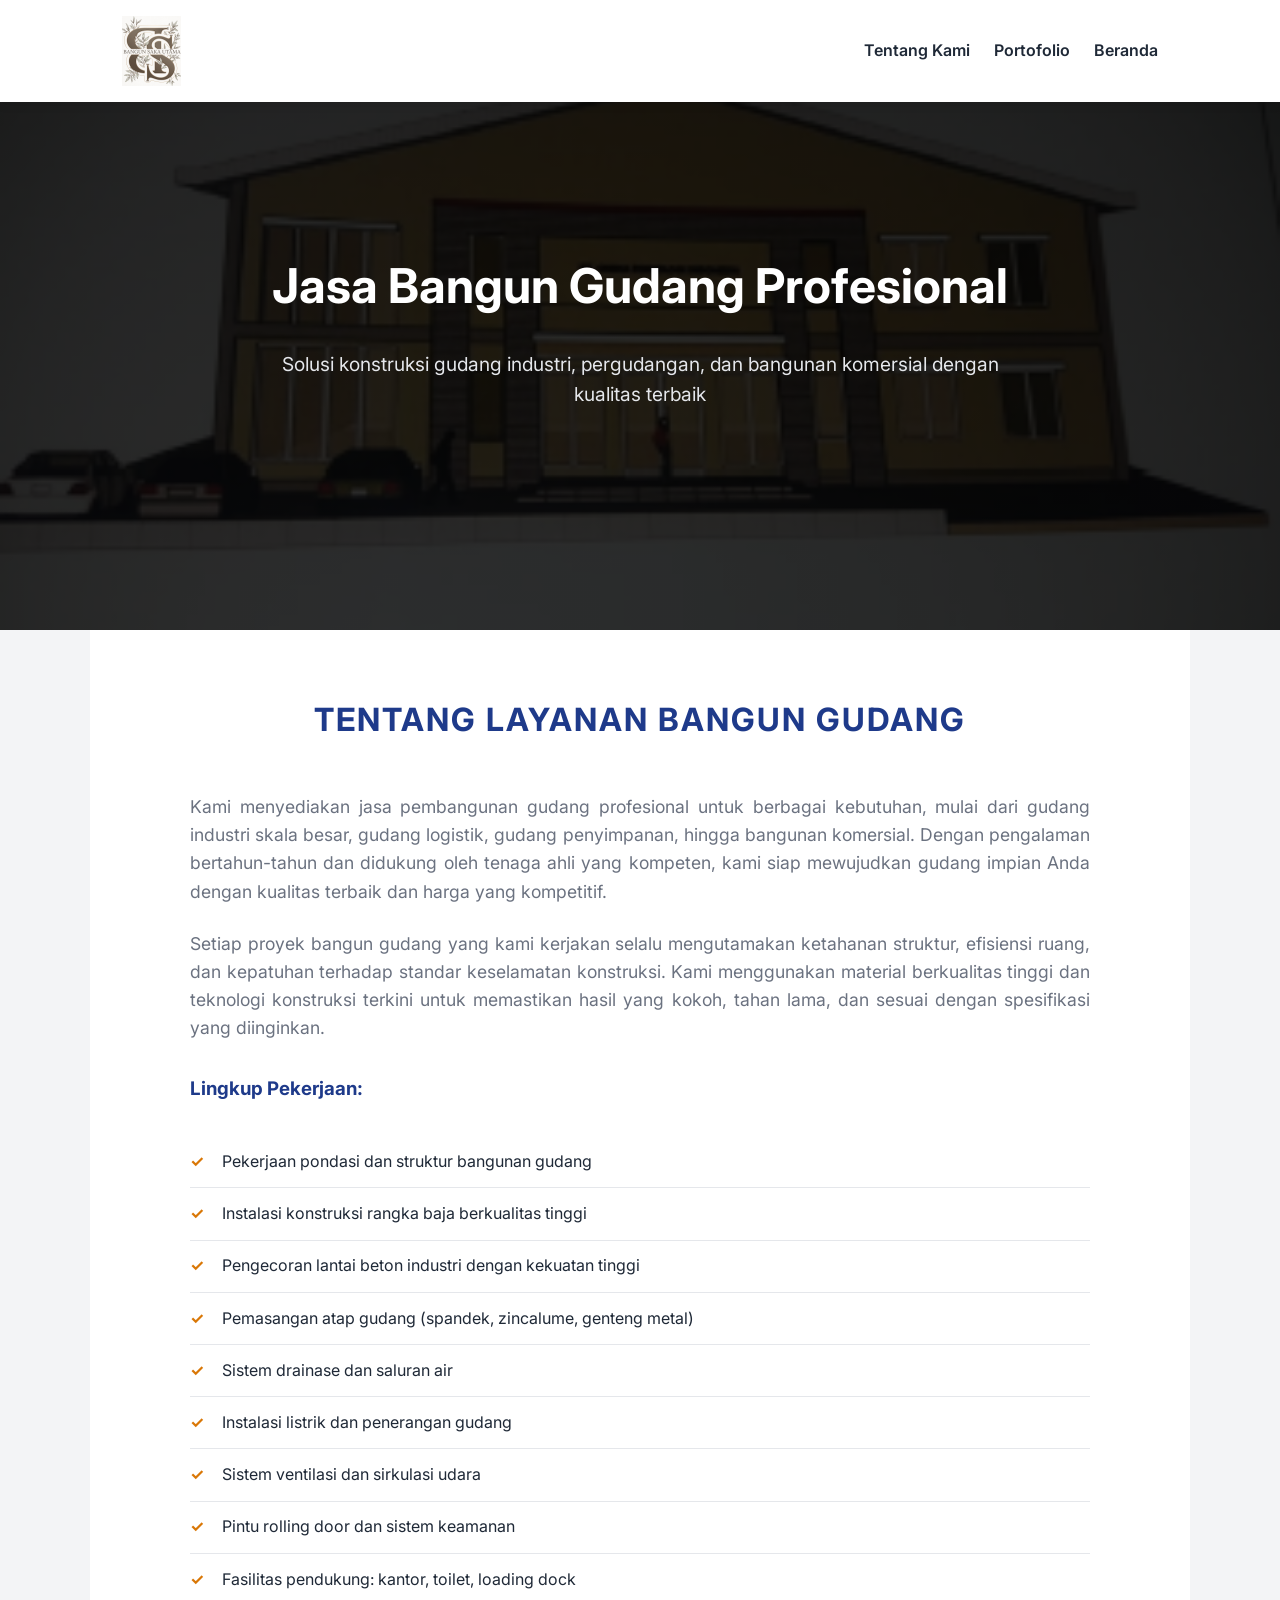
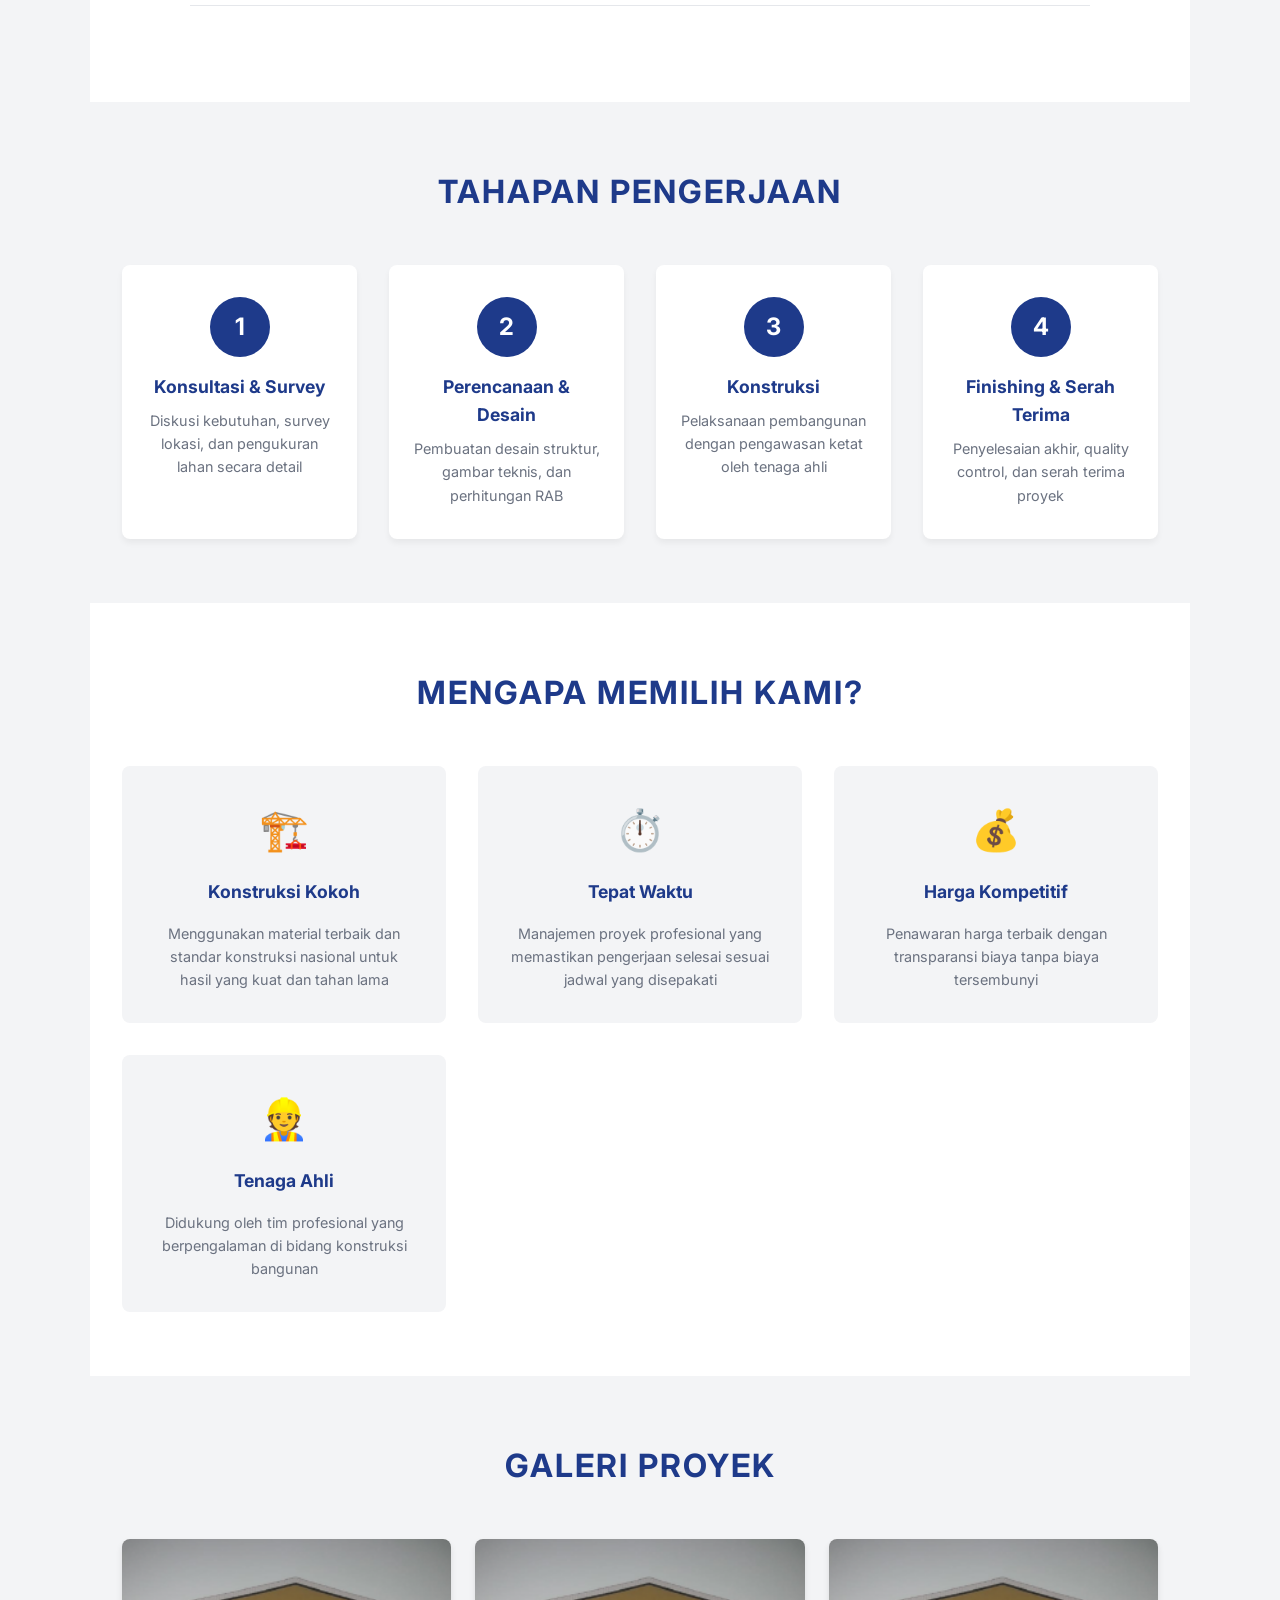
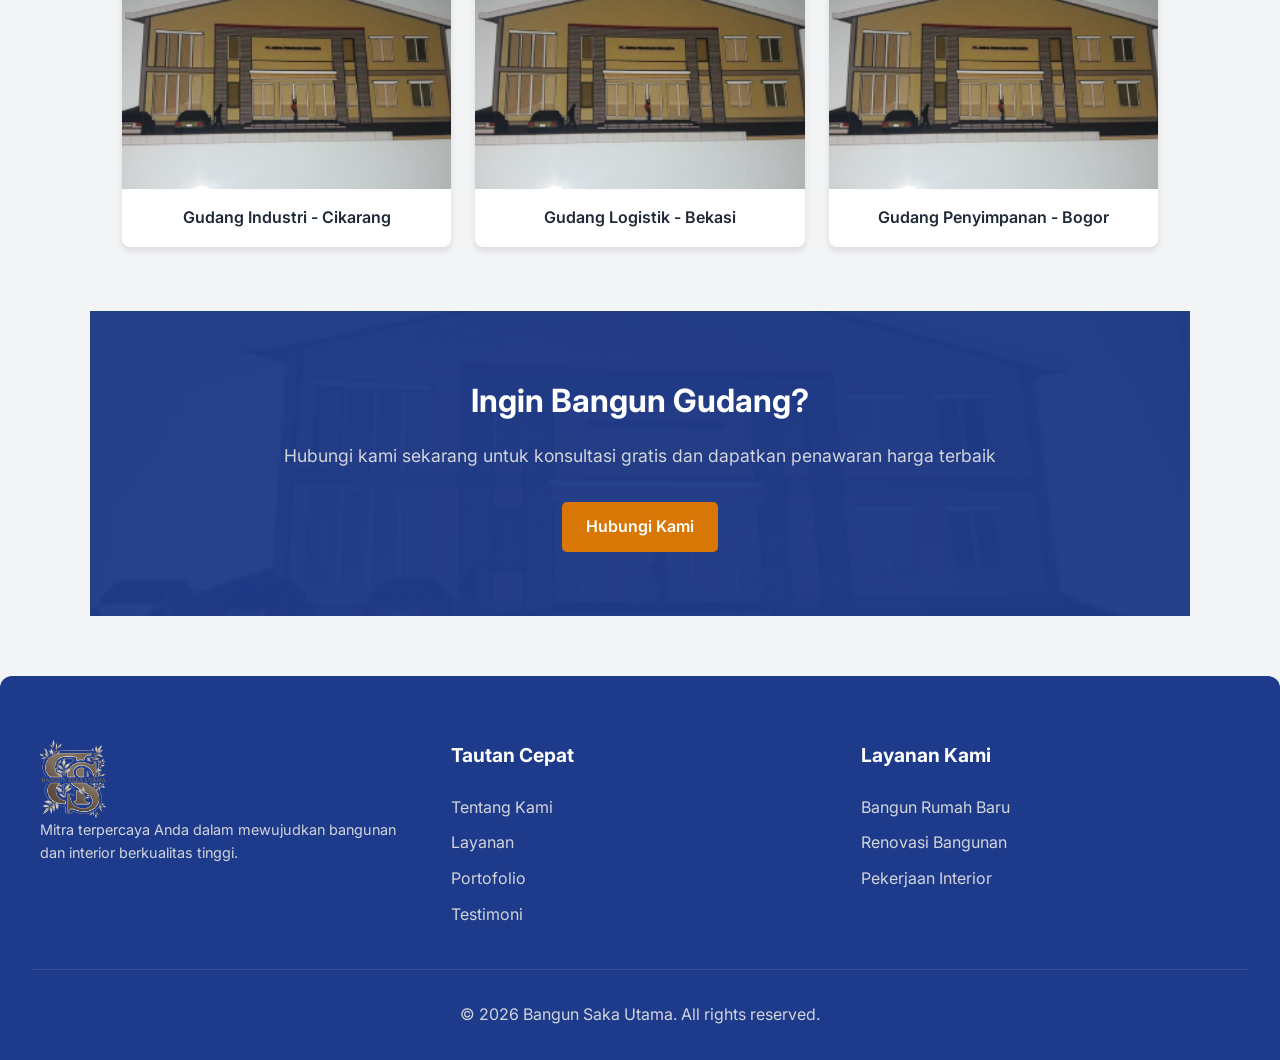
<file: Bangun Gudang.html>
<!DOCTYPE html>
<html lang="id">
<head>
    <meta charset="UTF-8">
    <meta name="viewport" content="width=device-width, initial-scale=1.0">
    <title>Bangun Gudang - Bangun Saka Utama</title>
    <link href="https://fonts.googleapis.com/css2?family=Inter:wght@300;400;600;700&family=Playfair+Display:wght@700&display=swap" rel="stylesheet">
    <style>
        /* === Variabel CSS & Reset === */
        :root {
            --primary: #1e3a8a;
            --primary-light: #3b82f6;
            --accent: #d97706;
            --accent-hover: #b45309;
            --text-dark: #1f2937;
            --text-light: #6b7280;
            --bg-light: #f3f4f6;
            --white: #ffffff;
        }

        * {
            margin: 0;
            padding: 0;
            box-sizing: border-box;
            font-family: 'Inter', sans-serif;
            scroll-behavior: smooth;
        }

        body {
            color: var(--text-dark);
            line-height: 1.6;
            background-color: var(--bg-light);
        }

        h1, h2, h3 {
            color: var(--primary);
            margin-bottom: 1rem;
        }

        .container {
            max-width: 1100px;
            margin: 0 auto;
            padding: 4rem 2rem;
        }

        .section-title {
            text-align: center;
            font-size: 2rem;
            margin-bottom: 3rem;
            font-weight: 700;
            letter-spacing: 2px;
            text-transform: uppercase;
        }

        .btn {
            display: inline-block;
            background-color: var(--accent);
            color: var(--white);
            padding: 0.75rem 1.5rem;
            border-radius: 5px;
            text-decoration: none;
            font-weight: 600;
            border: none;
            cursor: pointer;
            transition: background 0.3s;
        }

        .btn:hover {
            background-color: var(--accent-hover);
        }

        .btn-outline {
            background-color: transparent;
            border: 2px solid var(--white);
            color: var(--white);
        }

        .btn-outline:hover {
            background-color: var(--white);
            color: var(--primary);
        }

        /* === Navigasi === */
        header {
            background: var(--white);
            box-shadow: 0 2px 10px rgba(0,0,0,0.1);
            position: fixed;
            width: 100%;
            top: 0;
            z-index: 1000;
        }

        nav {
            max-width: 1100px;
            margin: 0 auto;
            padding: 1rem 2rem;
            display: flex;
            justify-content: space-between;
            align-items: center;
        }

        .logo {
            font-size: 1.5rem;
            font-weight: 700;
            color: var(--primary);
            text-decoration: none;
        }

        .nav-links {
            list-style: none;
            display: flex;
            gap: 1.5rem;
        }

        .nav-links a {
            text-decoration: none;
            color: var(--text-dark);
            font-weight: 600;
            transition: color 0.3s;
        }

        .nav-links a:hover {
            color: var(--primary-light);
        }

        /* === Hero Section === */
        .hero {
            background: linear-gradient(rgba(0, 0, 0, 0.8), rgba(0, 0, 0, 0.8)), url('image/Bangun Gudang.jpg') center/cover;
            height: 70vh;
            display: flex;
            align-items: center;
            justify-content: center;
            text-align: center;
            color: var(--white);
            padding-top: 60px;
            min-height: 500px;
        }

        .hero-content {
            max-width: 800px;
            margin: 0 auto;
            padding: 0 2rem;
        }

        .hero h1 {
            color: var(--white);
            font-size: 3rem;
            margin-bottom: 1.5rem;
        }

        .hero p {
            font-size: 1.2rem;
            margin-bottom: 2rem;
            color: #e5e7eb;
        }

        /* === Detail Section === */
        .detail-section {
            background-color: var(--white);
        }

        .detail-content {
            max-width: 900px;
            margin: 0 auto;
        }

        .detail-content p {
            font-size: 1.1rem;
            color: var(--text-light);
            margin-bottom: 1.5rem;
            text-align: justify;
        }

        .detail-content ul {
            list-style: none;
            padding: 0;
            margin: 2rem 0;
        }

        .detail-content ul li {
            padding: 0.8rem 0;
            padding-left: 2rem;
            position: relative;
            font-size: 1rem;
            color: var(--text-dark);
            border-bottom: 1px solid #e5e7eb;
        }

        .detail-content ul li::before {
            content: "✓";
            position: absolute;
            left: 0;
            color: var(--accent);
            font-weight: 700;
        }

        /* === Process Steps === */
        .process {
            background-color: var(--bg-light);
        }

        .process-grid {
            display: grid;
            grid-template-columns: repeat(auto-fit, minmax(220px, 1fr));
            gap: 2rem;
        }

        .process-step {
            text-align: center;
            padding: 2rem 1.5rem;
            background: var(--white);
            border-radius: 8px;
            box-shadow: 0 4px 6px rgba(0,0,0,0.05);
            transition: transform 0.3s;
        }

        .process-step:hover {
            transform: translateY(-5px);
        }

        .step-number {
            display: inline-flex;
            align-items: center;
            justify-content: center;
            width: 60px;
            height: 60px;
            background-color: var(--primary);
            color: var(--white);
            border-radius: 50%;
            font-size: 1.5rem;
            font-weight: 700;
            margin-bottom: 1rem;
        }

        .process-step h3 {
            font-size: 1.1rem;
            margin-bottom: 0.5rem;
        }

        .process-step p {
            font-size: 0.9rem;
            color: var(--text-light);
        }

        /* === Keunggulan === */
        .keunggulan {
            background-color: var(--white);
        }

        .keunggulan-grid {
            display: grid;
            grid-template-columns: repeat(auto-fit, minmax(250px, 1fr));
            gap: 2rem;
        }

        .keunggulan-item {
            text-align: center;
            padding: 2rem;
            background: var(--bg-light);
            border-radius: 8px;
            transition: transform 0.3s;
        }

        .keunggulan-item:hover {
            transform: translateY(-5px);
        }

        .keunggulan-icon {
            font-size: 2.5rem;
            margin-bottom: 1rem;
        }

        .keunggulan-item h3 {
            font-size: 1.1rem;
        }

        .keunggulan-item p {
            font-size: 0.9rem;
            color: var(--text-light);
        }

        /* === Galeri === */
        .gallery {
            background-color: var(--bg-light);
        }

        .gallery-grid {
            display: grid;
            grid-template-columns: repeat(auto-fit, minmax(300px, 1fr));
            gap: 1.5rem;
        }

        .gallery-item {
            border-radius: 8px;
            overflow: hidden;
            box-shadow: 0 4px 6px rgba(0,0,0,0.1);
            background: var(--white);
        }

        .gallery-item img {
            width: 100%;
            height: 250px;
            object-fit: cover;
            display: block;
            background-color: #e2e8f0;
        }

        .gallery-item .gallery-caption {
            padding: 1rem;
            text-align: center;
            font-weight: 600;
            color: var(--text-dark);
        }

        /* === CTA Section === */
        .cta-section {
            background: linear-gradient(rgba(30, 58, 138, 0.95), rgba(30, 58, 138, 0.95)), url('image/Bangun Gudang.jpg') center/cover;
            text-align: center;
            color: var(--white);
        }

        .cta-section h2 {
            color: var(--white);
            font-size: 2rem;
        }

        .cta-section p {
            color: #d1d5db;
            font-size: 1.1rem;
            margin-bottom: 2rem;
        }

        /* === Contact Section === */
        .contact-wrapper {
            display: grid;
            grid-template-columns: 1fr 1fr;
            gap: 3rem;
            background: var(--white);
            padding: 2rem;
            border-radius: 8px;
        }

        .contact-info p {
            margin-bottom: 1rem;
        }

        .contact-item {
            margin-bottom: 1.5rem;
        }

        .contact-item strong {
            display: block;
            color: var(--primary);
            margin-bottom: 0.3rem;
        }

        .contact-item p {
            color: var(--text-light);
            margin: 0;
        }

        /* === Kontak & Footer === */
        .contact-section { 
            background: var(--white); 
        }
        .contact-grid { 
            display: grid; 
            grid-template-columns: 1fr 1fr;
            gap: 3rem; 
        }
        
        footer {
            background: var(--primary);
            color: #d1d5db;
            padding: 4rem 2rem 2rem;
            margin-top: 60px;
            border-radius: 12px 12px 0 0;
        }
        .footer-grid {
            max-width: 1200px;
            margin: 0 auto;
            display: grid;
            grid-template-columns: repeat(auto-fit, minmax(200px, 1fr));
            gap: 2rem;
            margin-bottom: 2rem;
        }
        .footer-col h3 { 
            color: var(--white); 
            margin-bottom: 1.5rem; 
            font-size: 1.2rem; 
        }
        .footer-links { 
            list-style: none; 
        }
        .footer-links li { 
            margin-bottom: 10px; 
        }
        .footer-links a { 
            color: #d1d5db; 
            text-decoration: none; 
            transition: color 0.3s; 
        }
        .footer-links a:hover { 
            color: var(--accent); 
        }
        .footer-bottom {
            text-align: center;
            padding-top: 2rem;
            border-top: 1px solid rgba(255,255,255,0.1);
        }
        footer .logo { display: flex; align-items: center; text-decoration: none; }
        footer .logo img { height: 78px; width: auto; display: block; object-fit: contain; mix-blend-mode: normal; }

        /* Responsive */
        @media (max-width: 768px) {
            .nav-links { 
                display: none; 
            }
            .hero h1 { 
                font-size: 2.2rem; 
            }
            .hero-buttons { 
                flex-direction: column; 
            }
            .contact-grid { 
                grid-template-columns: 1fr; 
            }
        }

        /* =========================================
        ANIMASI SLIDE SAAT SCROLL
        ========================================= */

        .slide-animation {
            opacity: 0;
            transform: translateY(60px);
            transition:
                opacity 0.8s ease,
                transform 0.8s ease;
        }

        .slide-animation.show {
            opacity: 1;
            transform: translateY(0);
        }

        /* Slide dari kiri */
        .slide-left {
            opacity: 0;
            transform: translateX(-70px);
            transition:
                opacity 0.8s ease,
                transform 0.8s ease;
        }

        .slide-left.show {
            opacity: 1;
            transform: translateX(0);
        }

        /* Slide dari kanan */
        .slide-right {
            opacity: 0;
            transform: translateX(70px);
            transition:
                opacity 0.8s ease,
                transform 0.8s ease;
        }

        .slide-right.show {
            opacity: 1;
            transform: translateX(0);
        }

        /* Stagger / jeda antar kotak */
        .slide-delay-1 {
            transition-delay: 0.1s;
        }

        .slide-delay-2 {
            transition-delay: 0.2s;
        }

        .slide-delay-3 {
            transition-delay: 0.3s;
        }

        .slide-delay-4 {
            transition-delay: 0.4s;
        }

        .slide-delay-5 {
            transition-delay: 0.5s;
        }

        .slide-delay-6 {
            transition-delay: 0.6s;
        }

        /* =========================================
        SLIDE GAMBAR
        ========================================= */

        .slide-image {
            opacity: 0;
            transform: translateY(50px) scale(0.95);
            transition:
                opacity 0.8s ease,
                transform 0.8s ease;
        }

        .slide-image.show {
            opacity: 1;
            transform: translateY(0) scale(1);
        }

        /* =========================================
        SLIDE PARAGRAF
        ========================================= */

        p {
            opacity: 0;
            transform: translateY(40px);
            transition: opacity 0.8s ease, transform 0.8s ease;
        }

        p.slide-show {
            opacity: 1;
            transform: translateY(0);
        }

        /* Animasi tombol */
        .btn {
            transition:
                transform 0.3s ease,
                background-color 0.3s ease,
                box-shadow 0.3s ease;
        }

        .btn:hover {
            transform: translateY(-4px) scale(1.03);
            box-shadow: 0 8px 20px rgba(0, 0, 0, 0.18);
        }

        /* Animasi kotak/card */
        .reason-card,
        .service-card,
        .portfolio-card,
        .testimoni-home-card,
        .preview-card,
        .stats-container {
            transition:
                transform 0.4s ease,
                box-shadow 0.4s ease;
        }

        .reason-card:hover,
        .service-card:hover,
        .portfolio-card:hover,
        .testimoni-home-card:hover,
        .preview-card:hover,
        .stats-container:hover {
            transform: translateY(-8px);
        }
    </style>
</head>
<body>

    <!-- Header & Navigasi -->
    <header>
        <nav>
            <a class="logo"><img src="image/Logo Bangun Saka Utama.jpg" alt="Bangun Saka Utama" 
                style="height:70px; vertical-align:middle; margin-right:10px;"></a>
            <ul class="nav-links">
                <li><a href="tentang.html" class="nav-link">Tentang Kami</a></li>
                <li><a href="portofolio.html" class="nav-link">Portofolio</a></li>
                <li><a href="index.html">Beranda</a></li>
            </ul>
        </nav>
    </header>

    <!-- Hero Section -->
    <section class="hero" id="home">
        <div class="hero-content">
            <h1>Jasa Bangun Gudang Profesional</h1>
            <p>Solusi konstruksi gudang industri, pergudangan, dan bangunan komersial dengan kualitas terbaik</p>
        </div>
    </section>

    <!-- Detail Layanan -->
    <section class="container detail-section" id="tentang">
        <h2 class="section-title">Tentang Layanan Bangun Gudang</h2>
        <div class="detail-content">
            <p>
                Kami menyediakan jasa pembangunan gudang profesional untuk berbagai kebutuhan, mulai dari gudang industri skala besar, 
                gudang logistik, gudang penyimpanan, hingga bangunan komersial. Dengan pengalaman bertahun-tahun dan didukung oleh 
                tenaga ahli yang kompeten, kami siap mewujudkan gudang impian Anda dengan kualitas terbaik dan harga yang kompetitif.
            </p>
            <p>
                Setiap proyek bangun gudang yang kami kerjakan selalu mengutamakan ketahanan struktur, efisiensi ruang, dan kepatuhan 
                terhadap standar keselamatan konstruksi. Kami menggunakan material berkualitas tinggi dan teknologi konstruksi terkini 
                untuk memastikan hasil yang kokoh, tahan lama, dan sesuai dengan spesifikasi yang diinginkan.
            </p>

            <h3 style="margin-top: 2rem;">Lingkup Pekerjaan:</h3>
            <ul>
                <li>Pekerjaan pondasi dan struktur bangunan gudang</li>
                <li>Instalasi konstruksi rangka baja berkualitas tinggi</li>
                <li>Pengecoran lantai beton industri dengan kekuatan tinggi</li>
                <li>Pemasangan atap gudang (spandek, zincalume, genteng metal)</li>
                <li>Sistem drainase dan saluran air</li>
                <li>Instalasi listrik dan penerangan gudang</li>
                <li>Sistem ventilasi dan sirkulasi udara</li>
                <li>Pintu rolling door dan sistem keamanan</li>
                <li>Fasilitas pendukung: kantor, toilet, loading dock</li>
            </ul>
        </div>
    </section>

    <!-- Proses Pengerjaan -->
    <section class="container process">
        <h2 class="section-title">Tahapan Pengerjaan</h2>
        <div class="process-grid">
            <div class="process-step">
                <div class="step-number">1</div>
                <h3>Konsultasi & Survey</h3>
                <p>Diskusi kebutuhan, survey lokasi, dan pengukuran lahan secara detail</p>
            </div>
            <div class="process-step">
                <div class="step-number">2</div>
                <h3>Perencanaan & Desain</h3>
                <p>Pembuatan desain struktur, gambar teknis, dan perhitungan RAB</p>
            </div>
            <div class="process-step">
                <div class="step-number">3</div>
                <h3>Konstruksi</h3>
                <p>Pelaksanaan pembangunan dengan pengawasan ketat oleh tenaga ahli</p>
            </div>
            <div class="process-step">
                <div class="step-number">4</div>
                <h3>Finishing & Serah Terima</h3>
                <p>Penyelesaian akhir, quality control, dan serah terima proyek</p>
            </div>
        </div>
    </section>

    <!-- Keunggulan -->
    <section class="container keunggulan">
        <h2 class="section-title">Mengapa Memilih Kami?</h2>
        <div class="keunggulan-grid">
            <div class="keunggulan-item">
                <div class="keunggulan-icon">🏗️</div>
                <h3>Konstruksi Kokoh</h3>
                <p>Menggunakan material terbaik dan standar konstruksi nasional untuk hasil yang kuat dan tahan lama</p>
            </div>
            <div class="keunggulan-item">
                <div class="keunggulan-icon">⏱️</div>
                <h3>Tepat Waktu</h3>
                <p>Manajemen proyek profesional yang memastikan pengerjaan selesai sesuai jadwal yang disepakati</p>
            </div>
            <div class="keunggulan-item">
                <div class="keunggulan-icon">💰</div>
                <h3>Harga Kompetitif</h3>
                <p>Penawaran harga terbaik dengan transparansi biaya tanpa biaya tersembunyi</p>
            </div>
            <div class="keunggulan-item">
                <div class="keunggulan-icon">👷</div>
                <h3>Tenaga Ahli</h3>
                <p>Didukung oleh tim profesional yang berpengalaman di bidang konstruksi bangunan</p>
            </div>
        </div>
    </section>

    <!-- Galeri -->
    <section class="container gallery" id="portofolio">
        <h2 class="section-title">Galeri Proyek</h2>
        <div class="gallery-grid">
            <div class="gallery-item">
                <img src="image/Bangun Gudang.jpg" alt="Proyek Gudang 1">
                <div class="gallery-caption">Gudang Industri - Cikarang</div>
            </div>
            <div class="gallery-item">
                <img src="image/Bangun Gudang.jpg" alt="Proyek Gudang 2">
                <div class="gallery-caption">Gudang Logistik - Bekasi</div>
            </div>
            <div class="gallery-item">
                <img src="image/Bangun Gudang.jpg" alt="Proyek Gudang 3">
                <div class="gallery-caption">Gudang Penyimpanan - Bogor</div>
            </div>
        </div>
    </section>

    <!-- CTA Section -->
    <section class="container cta-section" id="kontak">
        <h2>Ingin Bangun Gudang?</h2>
        <p>Hubungi kami sekarang untuk konsultasi gratis dan dapatkan penawaran harga terbaik</p>
        <a href="https://wa.me/6281311500788?"
                class="btn btn-primary" target="_blank" class="nav-link">Hubungi Kami</a>
    </section>

    <!-- Footer Lengkap -->
    <footer>
        <div class="footer-grid">
            <div class="footer-col">
                <!-- Ganti dengan Logo jika ada -->
                <a href="index.html" class="logo"><img src="image/Logo Bangun Saka Utama 1.jpg" alt="Bangun Saka Utama"></a>
                <p style="font-size: 0.9rem;">Mitra terpercaya Anda dalam mewujudkan bangunan dan interior berkualitas tinggi.</p>
            </div>
            <div class="footer-col">
                <h3>Tautan Cepat</h3>
                <ul class="footer-links">
                    <li><a href="tentang.html" class="nav-link">Tentang Kami</a></li>
                    <li><a href="#services">Layanan</a></li>
                    <li><a href="portofolio.html" class="nav-link">Portofolio</a></li>
                    <li><a href="testimoni.html" class="nav-link">Testimoni</a></li>
                </ul>
            </div>
            <div class="footer-col">
                <h3>Layanan Kami</h3>
                <ul class="footer-links">
                    <li><a href="Bangun rumah.html">Bangun Rumah Baru</a></li>
                    <li><a href="Bangun Gudang.html">Renovasi Bangunan</a></li>
                    <li><a href="Bangun Interior.html">Pekerjaan Interior</a></li>
                </ul>
            </div>
        </div>
        <div class="footer-bottom">
            <p>&copy; 2026 Bangun Saka Utama. All rights reserved.</p>
        </div>
    </footer>

    <script>
        document.addEventListener("DOMContentLoaded", function () {

            /* =========================================
            1. PARAGRAF
            ========================================= */

            const paragraf = document.querySelectorAll("p");

            const paragraphObserver = new IntersectionObserver(
                function (entries) {

                    entries.forEach(function (entry) {

                        if (entry.isIntersecting) {
                            entry.target.classList.add("slide-show");
                            paragraphObserver.unobserve(entry.target);
                        }

                    });

                },
                {
                    threshold: 0.2
                }
            );

            paragraf.forEach(function (p) {
                paragraphObserver.observe(p);
            });


            /* =========================================
            2. GAMBAR
            ========================================= */

            const gambar = document.querySelectorAll("img");

            const imageObserver = new IntersectionObserver(
                function (entries) {

                    entries.forEach(function (entry) {

                        if (entry.isIntersecting) {
                            entry.target.classList.add("show");
                            imageObserver.unobserve(entry.target);
                        }

                    });

                },
                {
                    threshold: 0.2
                }
            );

            gambar.forEach(function (img) {

                img.classList.add("slide-image");
                imageObserver.observe(img);

            });


            /* =========================================
            3. ELEMEN LAIN
            ========================================= */

            const elements = document.querySelectorAll(`
                h1,
                h2,
                h3,
                .btn,
                .reason-card,
                .service-card,
                .portfolio-card,
                .testimoni-home-card,
                .preview-card,
                .stats-container,
                .stat-item,
                .contact-info,
                .contact-map,
                .footer-col,
                .footer-bottom
            `);


            elements.forEach(function (element, index) {

                if (
                    element.textContent.trim() === "" &&
                    !element.querySelector("img")
                ) {
                    return;
                }


                /* =========================
                KOTAK / CARD
                ========================= */

                if (
                    element.classList.contains("reason-card") ||
                    element.classList.contains("service-card") ||
                    element.classList.contains("portfolio-card") ||
                    element.classList.contains("testimoni-home-card") ||
                    element.classList.contains("preview-card") ||
                    element.classList.contains("stat-item") ||
                    element.classList.contains("stats-container")
                ) {

                    element.classList.add("slide-animation");

                    const delay = (index % 6) + 1;

                    element.classList.add(
                        `slide-delay-${delay}`
                    );

                }

                /* =========================
                JUDUL / TOMBOL / TEKS LAIN
                ========================= */

                else {

                    if (index % 2 === 0) {
                        element.classList.add("slide-left");
                    } else {
                        element.classList.add("slide-right");
                    }

                }

            });


            /* =========================================
            4. OBSERVER ELEMEN LAIN
            ========================================= */

            const elementObserver = new IntersectionObserver(
                function (entries) {

                    entries.forEach(function (entry) {

                        if (entry.isIntersecting) {

                            entry.target.classList.add("show");

                            elementObserver.unobserve(entry.target);
                        }

                    });

                },
                {
                    threshold: 0.15
                }
            );


            document.querySelectorAll(`
                .slide-animation,
                .slide-left,
                .slide-right
            `).forEach(function (element) {

                elementObserver.observe(element);

            });

        });
    </script>

</body>
</html>
</file>
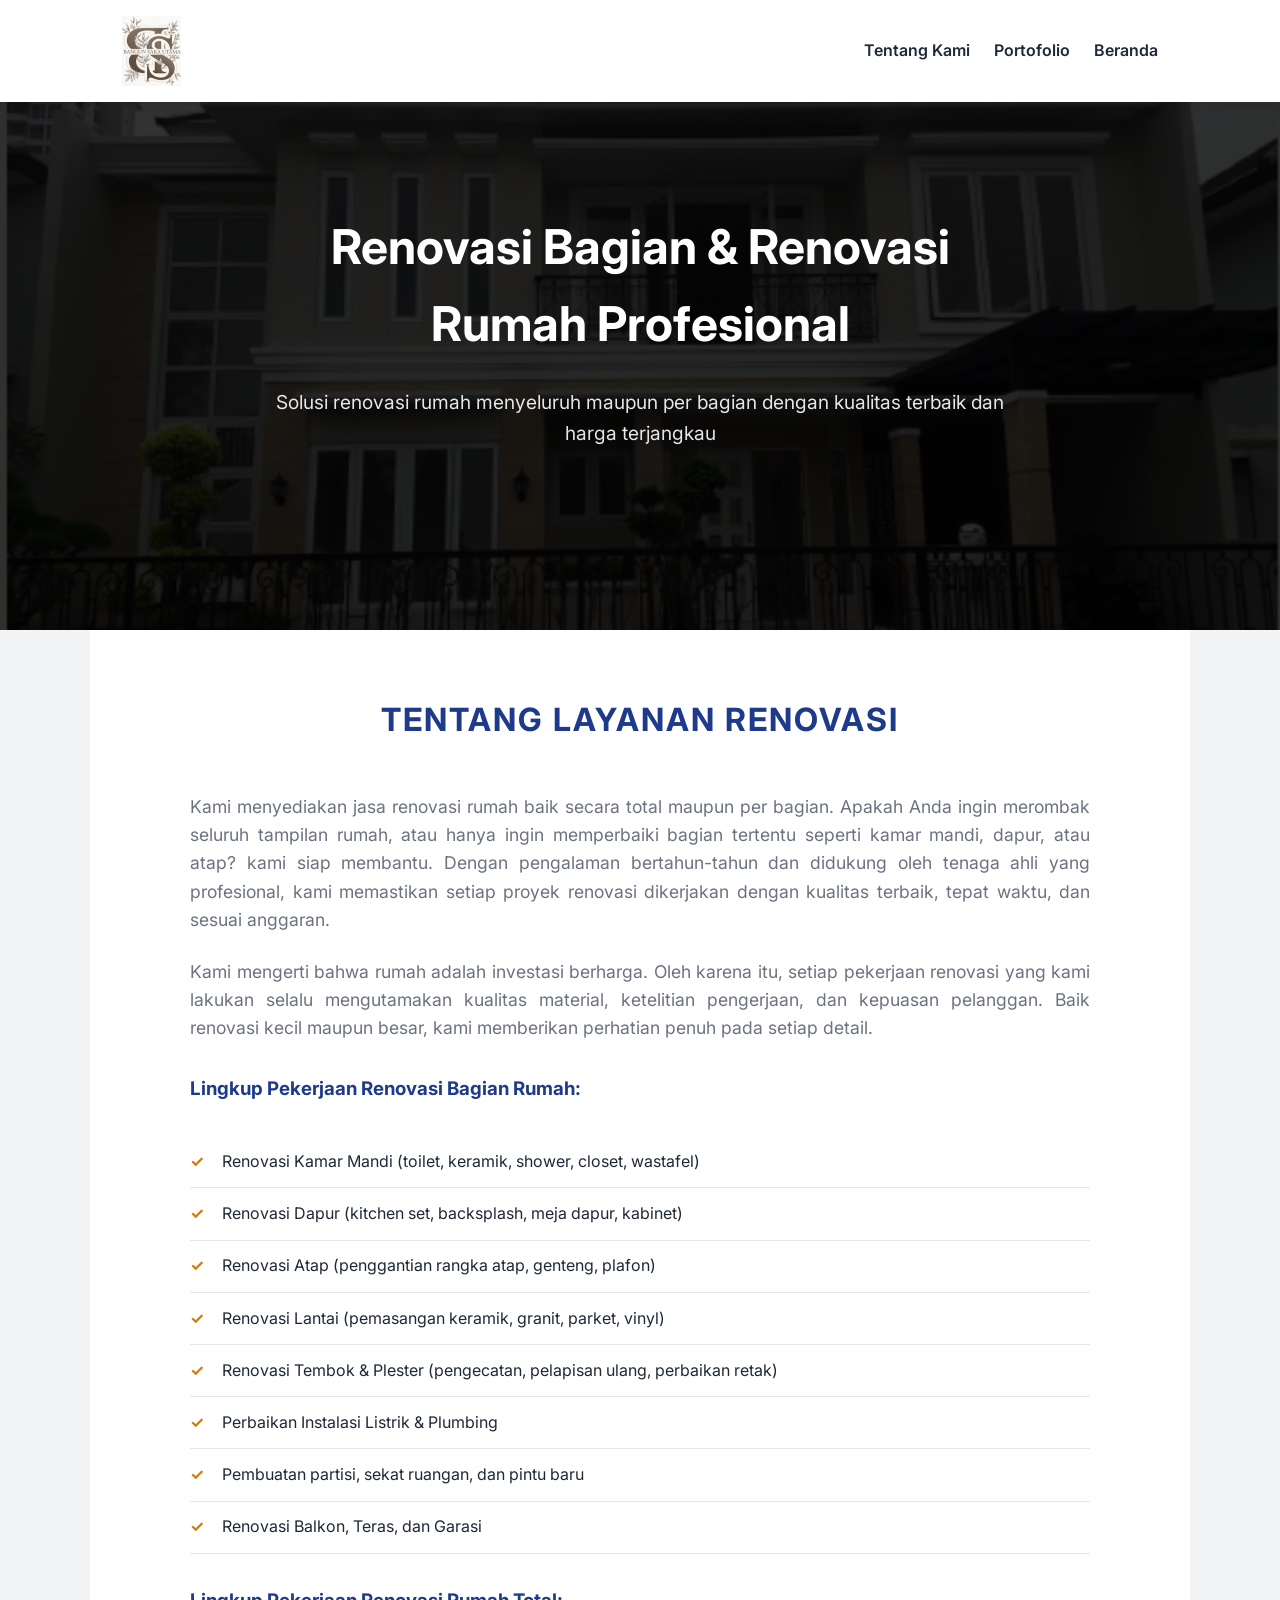
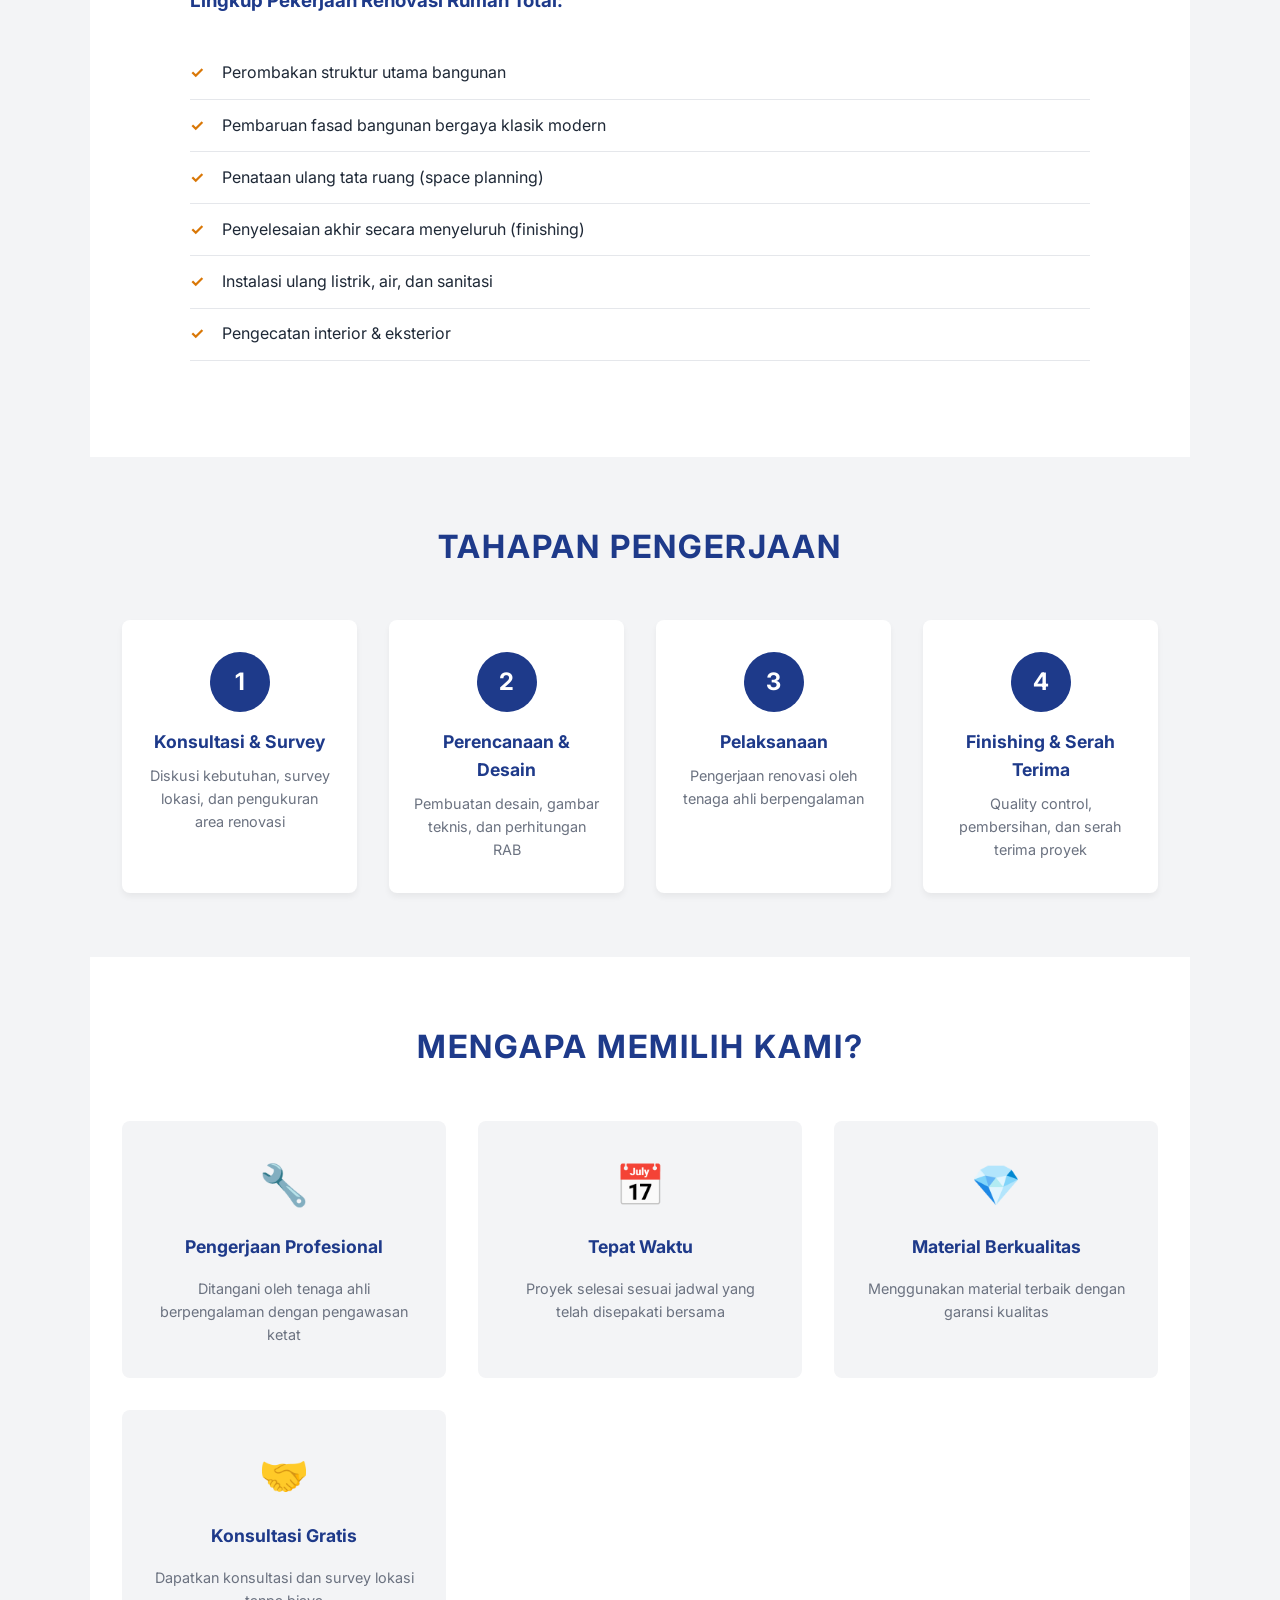
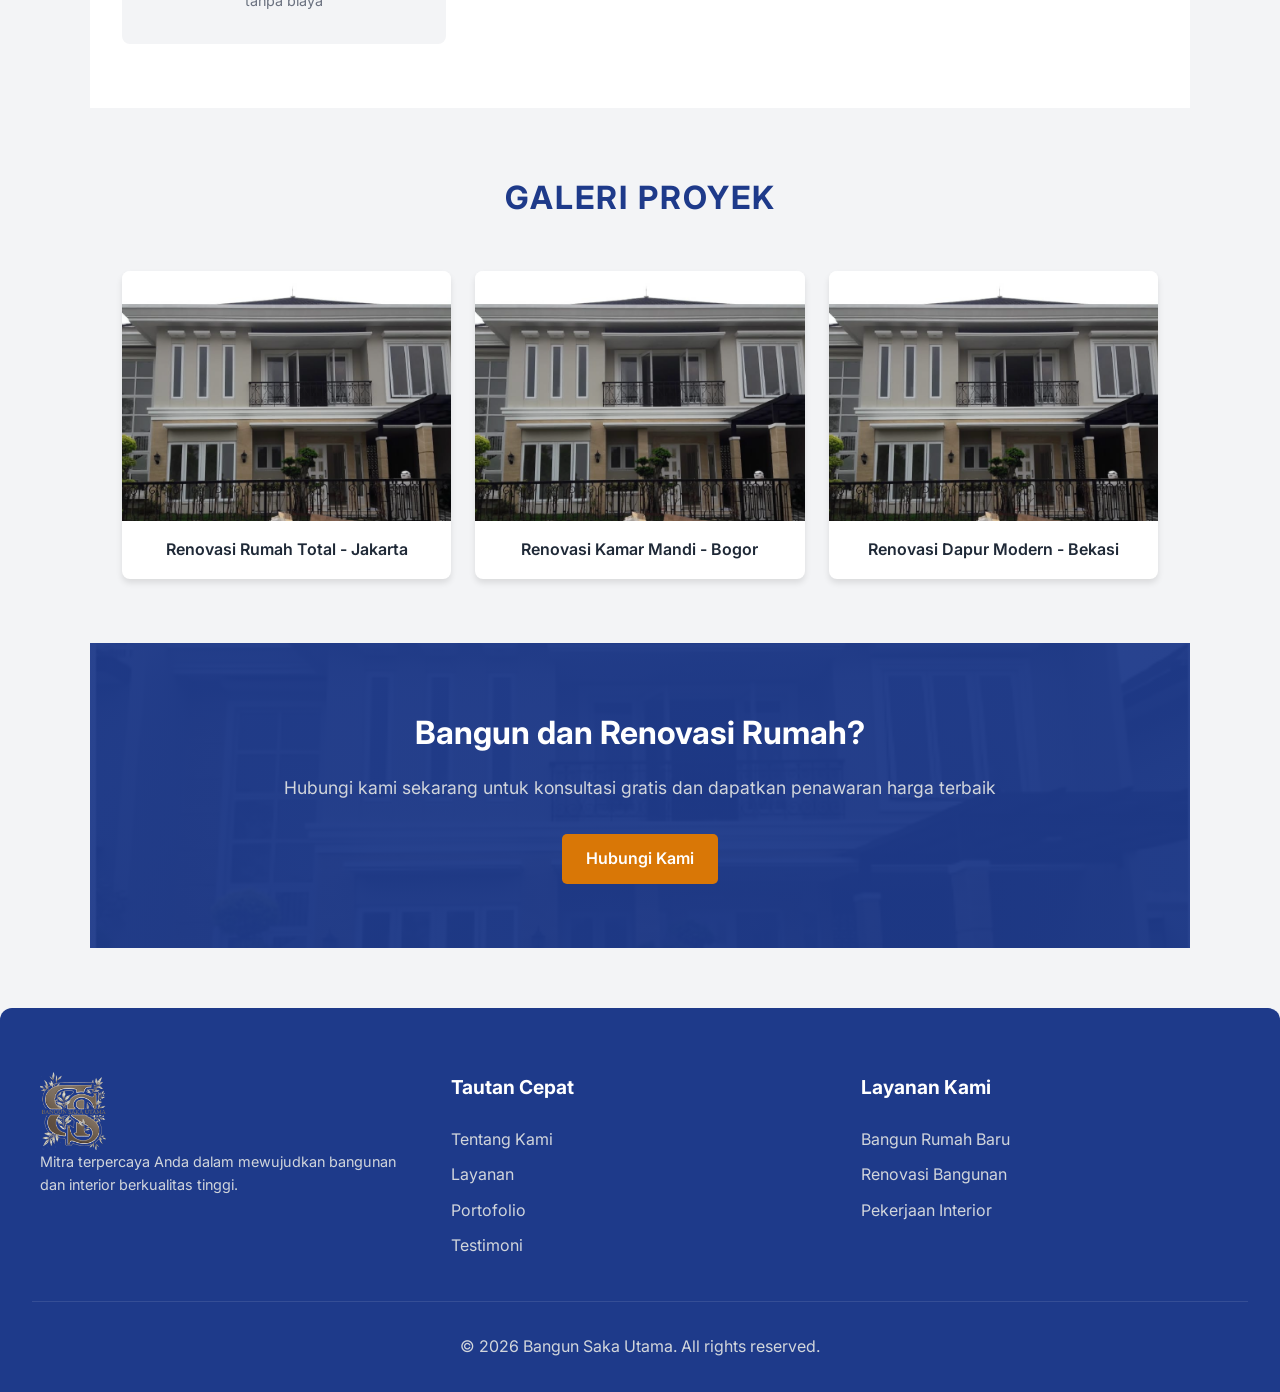
<file: Bangun rumah.html>
<!DOCTYPE html>
<html lang="id">
<head>
    <meta charset="UTF-8">
    <meta name="viewport" content="width=device-width, initial-scale=1.0">
    <title>Renovasi Bagian Rumah - Bangun Saka Utama</title>
    <link href="https://fonts.googleapis.com/css2?family=Inter:wght@300;400;600;700&family=Playfair+Display:wght@700&display=swap" rel="stylesheet">
    <style>
        /* === Variabel CSS & Reset === */
        :root {
            --primary: #1e3a8a;
            --primary-light: #3b82f6;
            --accent: #d97706;
            --accent-hover: #b45309;
            --text-dark: #1f2937;
            --text-light: #6b7280;
            --bg-light: #f3f4f6;
            --white: #ffffff;
        }

        * {
            margin: 0;
            padding: 0;
            box-sizing: border-box;
            font-family: 'Inter', sans-serif;
            scroll-behavior: smooth;
        }

        body {
            color: var(--text-dark);
            line-height: 1.6;
            background-color: var(--bg-light);
        }

        h1, h2, h3 {
            color: var(--primary);
            margin-bottom: 1rem;
        }

        .container {
            max-width: 1100px;
            margin: 0 auto;
            padding: 4rem 2rem;
        }

        .section-title {
            text-align: center;
            font-size: 2rem;
            margin-bottom: 3rem;
            font-weight: 700;
            letter-spacing: 2px;
            text-transform: uppercase;
        }

        .btn {
            display: inline-block;
            background-color: var(--accent);
            color: var(--white);
            padding: 0.75rem 1.5rem;
            border-radius: 5px;
            text-decoration: none;
            font-weight: 600;
            border: none;
            cursor: pointer;
            transition: background 0.3s;
        }

        .btn:hover {
            background-color: var(--accent-hover);
        }

        .btn-outline {
            background-color: transparent;
            border: 2px solid var(--white);
            color: var(--white);
        }

        .btn-outline:hover {
            background-color: var(--white);
            color: var(--primary);
        }

        /* === Navigasi === */
        header {
            background: var(--white);
            box-shadow: 0 2px 10px rgba(0,0,0,0.1);
            position: fixed;
            width: 100%;
            top: 0;
            z-index: 1000;
        }

        nav {
            max-width: 1100px;
            margin: 0 auto;
            padding: 1rem 2rem;
            display: flex;
            justify-content: space-between;
            align-items: center;
        }

        .logo {
            font-size: 1.5rem;
            font-weight: 700;
            color: var(--primary);
            text-decoration: none;
        }

        .nav-links {
            list-style: none;
            display: flex;
            gap: 1.5rem;
        }

        .nav-links a {
            text-decoration: none;
            color: var(--text-dark);
            font-weight: 600;
            transition: color 0.3s;
        }

        .nav-links a:hover {
            color: var(--primary-light);
        }

        /* === Hero Section === */
        .hero {
            background: linear-gradient(rgba(0, 0, 0, 0.8), rgba(0, 0, 0, 0.8)), url('image/Renovasi & Bangun Rumah.jpg') center/cover;
            height: 70vh;
            display: flex;
            align-items: center;
            justify-content: center;
            text-align: center;
            color: var(--white);
            padding-top: 60px;
            min-height: 500px;
        }

        .hero-content {
            max-width: 800px;
            margin: 0 auto;
            padding: 0 2rem;
        }

        .hero h1 {
            color: var(--white);
            font-size: 3rem;
            margin-bottom: 1.5rem;
        }

        .hero p {
            font-size: 1.2rem;
            margin-bottom: 2rem;
            color: #e5e7eb;
        }

        /* === Detail Section === */
        .detail-section {
            background-color: var(--white);
        }

        .detail-content {
            max-width: 900px;
            margin: 0 auto;
        }

        .detail-content p {
            font-size: 1.1rem;
            color: var(--text-light);
            margin-bottom: 1.5rem;
            text-align: justify;
        }

        .detail-content ul {
            list-style: none;
            padding: 0;
            margin: 2rem 0;
        }

        .detail-content ul li {
            padding: 0.8rem 0;
            padding-left: 2rem;
            position: relative;
            font-size: 1rem;
            color: var(--text-dark);
            border-bottom: 1px solid #e5e7eb;
        }

        .detail-content ul li::before {
            content: "✓";
            position: absolute;
            left: 0;
            color: var(--accent);
            font-weight: 700;
        }

        /* === Layanan Spesifik === */
        .layanan-grid {
            display: grid;
            grid-template-columns: repeat(auto-fit, minmax(250px, 1fr));
            gap: 2rem;
        }

        .layanan-item {
            background: var(--white);
            padding: 2rem;
            border-radius: 8px;
            box-shadow: 0 4px 6px rgba(0,0,0,0.05);
            text-align: center;
            transition: transform 0.3s;
            border-top: 4px solid var(--accent);
        }

        .layanan-item:hover {
            transform: translateY(-5px);
        }

        .layanan-icon {
            font-size: 2.5rem;
            margin-bottom: 1rem;
        }

        .layanan-item h3 {
            font-size: 1.1rem;
            margin-bottom: 0.5rem;
        }

        .layanan-item p {
            font-size: 0.9rem;
            color: var(--text-light);
        }

        /* === Process Steps === */
        .process {
            background-color: var(--bg-light);
        }

        .process-grid {
            display: grid;
            grid-template-columns: repeat(auto-fit, minmax(220px, 1fr));
            gap: 2rem;
        }

        .process-step {
            text-align: center;
            padding: 2rem 1.5rem;
            background: var(--white);
            border-radius: 8px;
            box-shadow: 0 4px 6px rgba(0,0,0,0.05);
            transition: transform 0.3s;
        }

        .process-step:hover {
            transform: translateY(-5px);
        }

        .step-number {
            display: inline-flex;
            align-items: center;
            justify-content: center;
            width: 60px;
            height: 60px;
            background-color: var(--primary);
            color: var(--white);
            border-radius: 50%;
            font-size: 1.5rem;
            font-weight: 700;
            margin-bottom: 1rem;
        }

        .process-step h3 {
            font-size: 1.1rem;
            margin-bottom: 0.5rem;
        }

        .process-step p {
            font-size: 0.9rem;
            color: var(--text-light);
        }

        /* === Keunggulan === */
        .keunggulan {
            background-color: var(--white);
        }

        .keunggulan-grid {
            display: grid;
            grid-template-columns: repeat(auto-fit, minmax(250px, 1fr));
            gap: 2rem;
        }

        .keunggulan-item {
            text-align: center;
            padding: 2rem;
            background: var(--bg-light);
            border-radius: 8px;
            transition: transform 0.3s;
        }

        .keunggulan-item:hover {
            transform: translateY(-5px);
        }

        .keunggulan-icon {
            font-size: 2.5rem;
            margin-bottom: 1rem;
        }

        .keunggulan-item h3 {
            font-size: 1.1rem;
        }

        .keunggulan-item p {
            font-size: 0.9rem;
            color: var(--text-light);
        }

        /* === Galeri === */
        .gallery {
            background-color: var(--bg-light);
        }

        .gallery-grid {
            display: grid;
            grid-template-columns: repeat(auto-fit, minmax(300px, 1fr));
            gap: 1.5rem;
        }

        .gallery-item {
            border-radius: 8px;
            overflow: hidden;
            box-shadow: 0 4px 6px rgba(0,0,0,0.1);
            background: var(--white);
        }

        .gallery-item img {
            width: 100%;
            height: 250px;
            object-fit: cover;
            display: block;
            background-color: #e2e8f0;
        }

        .gallery-item .gallery-caption {
            padding: 1rem;
            text-align: center;
            font-weight: 600;
            color: var(--text-dark);
        }

        /* === CTA Section === */
        .cta-section {
            background: linear-gradient(rgba(30, 58, 138, 0.95), rgba(30, 58, 138, 0.95)), url('image/Renovasi & Bangun Rumah.jpg') center/cover;
            text-align: center;
            color: var(--white);
        }

        .cta-section h2 {
            color: var(--white);
            font-size: 2rem;
        }

        .cta-section p {
            color: #d1d5db;
            font-size: 1.1rem;
            margin-bottom: 2rem;
        }

        /* === Contact Section === */
        .contact-wrapper {
            display: grid;
            grid-template-columns: 1fr 1fr;
            gap: 3rem;
            background: var(--white);
            padding: 2rem;
            border-radius: 8px;
        }

        .contact-info p {
            margin-bottom: 1rem;
        }

        .contact-item {
            margin-bottom: 1.5rem;
        }

        .contact-item strong {
            display: block;
            color: var(--primary);
            margin-bottom: 0.3rem;
        }

        .contact-item p {
            color: var(--text-light);
            margin: 0;
        }

        /* === Kontak & Footer === */
        footer {
            background: var(--primary);
            color: #d1d5db;
            padding: 4rem 2rem 2rem;
            margin-top: 60px;
            border-radius: 12px 12px 0 0;
        }
        .footer-grid {
            max-width: 1200px;
            margin: 0 auto;
            display: grid;
            grid-template-columns: repeat(auto-fit, minmax(200px, 1fr));
            gap: 2rem;
            margin-bottom: 2rem;
        }
        .footer-col h3 { 
            color: var(--white); 
            margin-bottom: 1.5rem; 
            font-size: 1.2rem; 
        }
        .footer-links { 
            list-style: none; 
        }
        .footer-links li { 
            margin-bottom: 10px; 
        }
        .footer-links a { 
            color: #d1d5db; 
            text-decoration: none; 
            transition: color 0.3s; 
        }
        .footer-links a:hover { 
            color: var(--accent); 
        }
        .footer-bottom {
            text-align: center;
            padding-top: 2rem;
            border-top: 1px solid rgba(255,255,255,0.1);
        }
        footer .logo { display: flex; align-items: center; text-decoration: none; }
        footer .logo img { height: 78px; width: auto; display: block; object-fit: contain; mix-blend-mode: normal; }

        /* Responsive */
        @media (max-width: 768px) {
            .nav-links { 
                display: none; 
            }
            .hero h1 { 
                font-size: 2.2rem; 
            }
            .hero-buttons { 
                flex-direction: column; 
            }
            .contact-grid { 
                grid-template-columns: 1fr; 
            }
        }

        /* =========================================
        ANIMASI SLIDE SAAT SCROLL
        ========================================= */

        .slide-animation {
            opacity: 0;
            transform: translateY(60px);
            transition:
                opacity 0.8s ease,
                transform 0.8s ease;
        }

        .slide-animation.show {
            opacity: 1;
            transform: translateY(0);
        }

        /* Slide dari kiri */
        .slide-left {
            opacity: 0;
            transform: translateX(-70px);
            transition:
                opacity 0.8s ease,
                transform 0.8s ease;
        }

        .slide-left.show {
            opacity: 1;
            transform: translateX(0);
        }

        /* Slide dari kanan */
        .slide-right {
            opacity: 0;
            transform: translateX(70px);
            transition:
                opacity 0.8s ease,
                transform 0.8s ease;
        }

        .slide-right.show {
            opacity: 1;
            transform: translateX(0);
        }

        /* Stagger / jeda antar kotak */
        .slide-delay-1 {
            transition-delay: 0.1s;
        }

        .slide-delay-2 {
            transition-delay: 0.2s;
        }

        .slide-delay-3 {
            transition-delay: 0.3s;
        }

        .slide-delay-4 {
            transition-delay: 0.4s;
        }

        .slide-delay-5 {
            transition-delay: 0.5s;
        }

        .slide-delay-6 {
            transition-delay: 0.6s;
        }

        /* =========================================
        SLIDE GAMBAR
        ========================================= */

        .slide-image {
            opacity: 0;
            transform: translateY(50px) scale(0.95);
            transition:
                opacity 0.8s ease,
                transform 0.8s ease;
        }

        .slide-image.show {
            opacity: 1;
            transform: translateY(0) scale(1);
        }

        /* =========================================
        SLIDE PARAGRAF
        ========================================= */

        p {
            opacity: 0;
            transform: translateY(40px);
            transition: opacity 0.8s ease, transform 0.8s ease;
        }

        p.slide-show {
            opacity: 1;
            transform: translateY(0);
        }

        /* Animasi tombol */
        .btn {
            transition:
                transform 0.3s ease,
                background-color 0.3s ease,
                box-shadow 0.3s ease;
        }

        .btn:hover {
            transform: translateY(-4px) scale(1.03);
            box-shadow: 0 8px 20px rgba(0, 0, 0, 0.18);
        }

        /* Animasi kotak/card */
        .reason-card,
        .service-card,
        .portfolio-card,
        .testimoni-home-card,
        .preview-card,
        .stats-container {
            transition:
                transform 0.4s ease,
                box-shadow 0.4s ease;
        }

        .reason-card:hover,
        .service-card:hover,
        .portfolio-card:hover,
        .testimoni-home-card:hover,
        .preview-card:hover,
        .stats-container:hover {
            transform: translateY(-8px);
        }
    </style>
</head>
<body>

    <!-- Header & Navigasi -->
    <header>
        <nav>
            <a class="logo"><img src="image/Logo Bangun Saka Utama.jpg" alt="Bangun Saka Utama" 
                style="height:70px; vertical-align:middle; margin-right:10px;"></a>
            <ul class="nav-links">
                <li><a href="tentang.html" class="nav-link">Tentang Kami</a></li>
                <li><a href="portofolio.html" class="nav-link">Portofolio</a></li>
                <li><a href="index.html">Beranda</a></li>
            </ul>
        </nav>
    </header>

    <!-- Hero Section -->
    <section class="hero" id="home">
        <div class="hero-content">
            <h1>Renovasi Bagian & Renovasi Rumah Profesional</h1>
            <p>Solusi renovasi rumah menyeluruh maupun per bagian dengan kualitas terbaik dan harga terjangkau</p>
        </div>
    </section>

    <!-- Detail Layanan -->
    <section class="container detail-section" id="tentang">
        <h2 class="section-title">Tentang Layanan Renovasi</h2>
        <div class="detail-content">
            <p>
                Kami menyediakan jasa renovasi rumah baik secara total maupun per bagian. Apakah Anda ingin merombak seluruh 
                tampilan rumah, atau hanya ingin memperbaiki bagian tertentu seperti kamar mandi, dapur, atau atap? kami siap membantu. 
                Dengan pengalaman bertahun-tahun dan didukung oleh tenaga ahli yang profesional, kami memastikan setiap proyek 
                renovasi dikerjakan dengan kualitas terbaik, tepat waktu, dan sesuai anggaran.
            </p>
            <p>
                Kami mengerti bahwa rumah adalah investasi berharga. Oleh karena itu, setiap pekerjaan renovasi yang kami lakukan 
                selalu mengutamakan kualitas material, ketelitian pengerjaan, dan kepuasan pelanggan. Baik renovasi kecil maupun 
                besar, kami memberikan perhatian penuh pada setiap detail.
            </p>

            <h3 style="margin-top: 2rem;">Lingkup Pekerjaan Renovasi Bagian Rumah:</h3>
            <ul>
                <li>Renovasi Kamar Mandi (toilet, keramik, shower, closet, wastafel)</li>
                <li>Renovasi Dapur (kitchen set, backsplash, meja dapur, kabinet)</li>
                <li>Renovasi Atap (penggantian rangka atap, genteng, plafon)</li>
                <li>Renovasi Lantai (pemasangan keramik, granit, parket, vinyl)</li>
                <li>Renovasi Tembok & Plester (pengecatan, pelapisan ulang, perbaikan retak)</li>
                <li>Perbaikan Instalasi Listrik & Plumbing</li>
                <li>Pembuatan partisi, sekat ruangan, dan pintu baru</li>
                <li>Renovasi Balkon, Teras, dan Garasi</li>
            </ul>

            <h3 style="margin-top: 2rem;">Lingkup Pekerjaan Renovasi Rumah Total:</h3>
            <ul>
                <li>Perombakan struktur utama bangunan</li>
                <li>Pembaruan fasad bangunan bergaya klasik modern</li>
                <li>Penataan ulang tata ruang (space planning)</li>
                <li>Penyelesaian akhir secara menyeluruh (finishing)</li>
                <li>Instalasi ulang listrik, air, dan sanitasi</li>
                <li>Pengecatan interior & eksterior</li>
            </ul>
        </div>
    </section>

    <!-- Proses Pengerjaan -->
    <section class="container process">
        <h2 class="section-title">Tahapan Pengerjaan</h2>
        <div class="process-grid">
            <div class="process-step">
                <div class="step-number">1</div>
                <h3>Konsultasi & Survey</h3>
                <p>Diskusi kebutuhan, survey lokasi, dan pengukuran area renovasi</p>
            </div>
            <div class="process-step">
                <div class="step-number">2</div>
                <h3>Perencanaan & Desain</h3>
                <p>Pembuatan desain, gambar teknis, dan perhitungan RAB</p>
            </div>
            <div class="process-step">
                <div class="step-number">3</div>
                <h3>Pelaksanaan</h3>
                <p>Pengerjaan renovasi oleh tenaga ahli berpengalaman</p>
            </div>
            <div class="process-step">
                <div class="step-number">4</div>
                <h3>Finishing & Serah Terima</h3>
                <p>Quality control, pembersihan, dan serah terima proyek</p>
            </div>
        </div>
    </section>

    <!-- Keunggulan -->
    <section class="container keunggulan">
        <h2 class="section-title">Mengapa Memilih Kami?</h2>
        <div class="keunggulan-grid">
            <div class="keunggulan-item">
                <div class="keunggulan-icon">🔧</div>
                <h3>Pengerjaan Profesional</h3>
                <p>Ditangani oleh tenaga ahli berpengalaman dengan pengawasan ketat</p>
            </div>
            <div class="keunggulan-item">
                <div class="keunggulan-icon">📅</div>
                <h3>Tepat Waktu</h3>
                <p>Proyek selesai sesuai jadwal yang telah disepakati bersama</p>
            </div>
            <div class="keunggulan-item">
                <div class="keunggulan-icon">💎</div>
                <h3>Material Berkualitas</h3>
                <p>Menggunakan material terbaik dengan garansi kualitas</p>
            </div>
            <div class="keunggulan-item">
                <div class="keunggulan-icon">🤝</div>
                <h3>Konsultasi Gratis</h3>
                <p>Dapatkan konsultasi dan survey lokasi tanpa biaya</p>
            </div>
        </div>
    </section>

    <!-- Galeri -->
    <section class="container gallery" id="portofolio">
        <h2 class="section-title">Galeri Proyek</h2>
        <div class="gallery-grid">
            <div class="gallery-item">
                <img src="image/Renovasi & Bangun Rumah.jpg" alt="Proyek Renovasi 1">
                <div class="gallery-caption">Renovasi Rumah Total - Jakarta</div>
            </div>
            <div class="gallery-item">
                <img src="image/Renovasi & Bangun Rumah.jpg" alt="Proyek Renovasi 2">
                <div class="gallery-caption">Renovasi Kamar Mandi - Bogor</div>
            </div>
            <div class="gallery-item">
                <img src="image/Renovasi & Bangun Rumah.jpg" alt="Proyek Renovasi 3">
                <div class="gallery-caption">Renovasi Dapur Modern - Bekasi</div>
            </div>
        </div>
    </section>

    <!-- CTA Section -->
    <section class="container cta-section" id="kontak">
        <h2>Bangun dan Renovasi Rumah?</h2>
        <p>Hubungi kami sekarang untuk konsultasi gratis dan dapatkan penawaran harga terbaik</p>
        <a href="https://wa.me/6281311500788?text=Halo%20saya%20ingin%20bertanya%20mengenai%20bangun%20rumah%20total"
                class="btn btn-primary" target="_blank" class="nav-link">Hubungi Kami</a>
    </section>

    <!-- Footer Lengkap -->
    <footer>
        <div class="footer-grid">
            <div class="footer-col">
                <!-- Ganti dengan Logo jika ada -->
                <a href="index.html" class="logo"><img src="image/Logo Bangun Saka Utama 1.jpg" alt="Bangun Saka Utama"></a>
                <p style="font-size: 0.9rem;">Mitra terpercaya Anda dalam mewujudkan bangunan dan interior berkualitas tinggi.</p>
            </div>
            <div class="footer-col">
                <h3>Tautan Cepat</h3>
                <ul class="footer-links">
                    <li><a href="tentang.html" class="nav-link">Tentang Kami</a></li>
                    <li><a href="#services">Layanan</a></li>
                    <li><a href="portofolio.html" class="nav-link">Portofolio</a></li>
                    <li><a href="testimoni.html" class="nav-link">Testimoni</a></li>
                </ul>
            </div>
            <div class="footer-col">
                <h3>Layanan Kami</h3>
                <ul class="footer-links">
                    <li><a href="Bangun rumah.html">Bangun Rumah Baru</a></li>
                    <li><a href="Bangun Gudang.html">Renovasi Bangunan</a></li>
                    <li><a href="Bangun Interior.html">Pekerjaan Interior</a></li>
                </ul>
            </div>
        </div>
        <div class="footer-bottom">
            <p>&copy; 2026 Bangun Saka Utama. All rights reserved.</p>
        </div>
    </footer>

    <script>
        document.addEventListener("DOMContentLoaded", function () {

            /* =========================================
            1. PARAGRAF
            ========================================= */

            const paragraf = document.querySelectorAll("p");

            const paragraphObserver = new IntersectionObserver(
                function (entries) {

                    entries.forEach(function (entry) {

                        if (entry.isIntersecting) {
                            entry.target.classList.add("slide-show");
                            paragraphObserver.unobserve(entry.target);
                        }

                    });

                },
                {
                    threshold: 0.2
                }
            );

            paragraf.forEach(function (p) {
                paragraphObserver.observe(p);
            });


            /* =========================================
            2. GAMBAR
            ========================================= */

            const gambar = document.querySelectorAll("img");

            const imageObserver = new IntersectionObserver(
                function (entries) {

                    entries.forEach(function (entry) {

                        if (entry.isIntersecting) {
                            entry.target.classList.add("show");
                            imageObserver.unobserve(entry.target);
                        }

                    });

                },
                {
                    threshold: 0.2
                }
            );

            gambar.forEach(function (img) {

                img.classList.add("slide-image");
                imageObserver.observe(img);

            });


            /* =========================================
            3. ELEMEN LAIN
            ========================================= */

            const elements = document.querySelectorAll(`
                h1,
                h2,
                h3,
                .btn,
                .reason-card,
                .service-card,
                .portfolio-card,
                .testimoni-home-card,
                .preview-card,
                .stats-container,
                .stat-item,
                .contact-info,
                .contact-map,
                .footer-col,
                .footer-bottom
            `);


            elements.forEach(function (element, index) {

                if (
                    element.textContent.trim() === "" &&
                    !element.querySelector("img")
                ) {
                    return;
                }


                /* =========================
                KOTAK / CARD
                ========================= */

                if (
                    element.classList.contains("reason-card") ||
                    element.classList.contains("service-card") ||
                    element.classList.contains("portfolio-card") ||
                    element.classList.contains("testimoni-home-card") ||
                    element.classList.contains("preview-card") ||
                    element.classList.contains("stat-item") ||
                    element.classList.contains("stats-container")
                ) {

                    element.classList.add("slide-animation");

                    const delay = (index % 6) + 1;

                    element.classList.add(
                        `slide-delay-${delay}`
                    );

                }

                /* =========================
                JUDUL / TOMBOL / TEKS LAIN
                ========================= */

                else {

                    if (index % 2 === 0) {
                        element.classList.add("slide-left");
                    } else {
                        element.classList.add("slide-right");
                    }

                }

            });


            /* =========================================
            4. OBSERVER ELEMEN LAIN
            ========================================= */

            const elementObserver = new IntersectionObserver(
                function (entries) {

                    entries.forEach(function (entry) {

                        if (entry.isIntersecting) {

                            entry.target.classList.add("show");

                            elementObserver.unobserve(entry.target);
                        }

                    });

                },
                {
                    threshold: 0.15
                }
            );


            document.querySelectorAll(`
                .slide-animation,
                .slide-left,
                .slide-right
            `).forEach(function (element) {

                elementObserver.observe(element);

            });

        });
    </script>
</body>
</html>
</file>
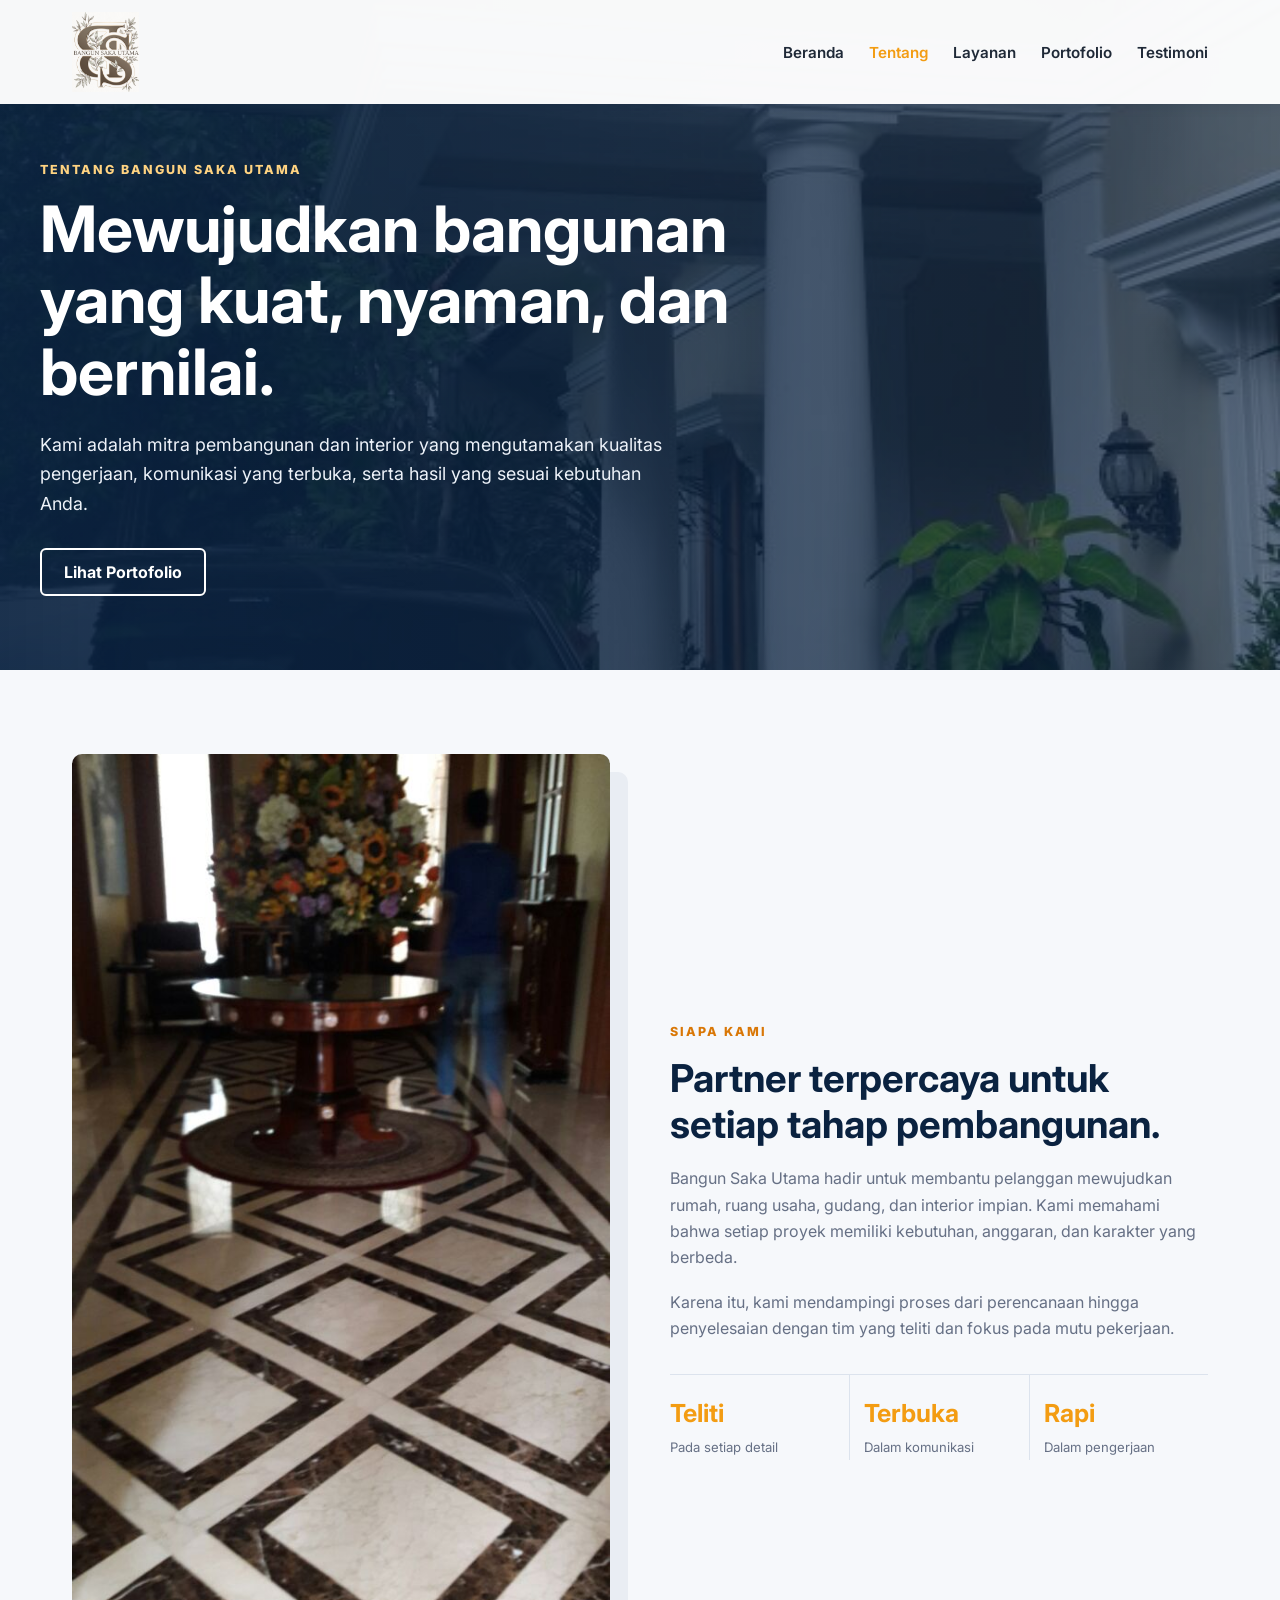
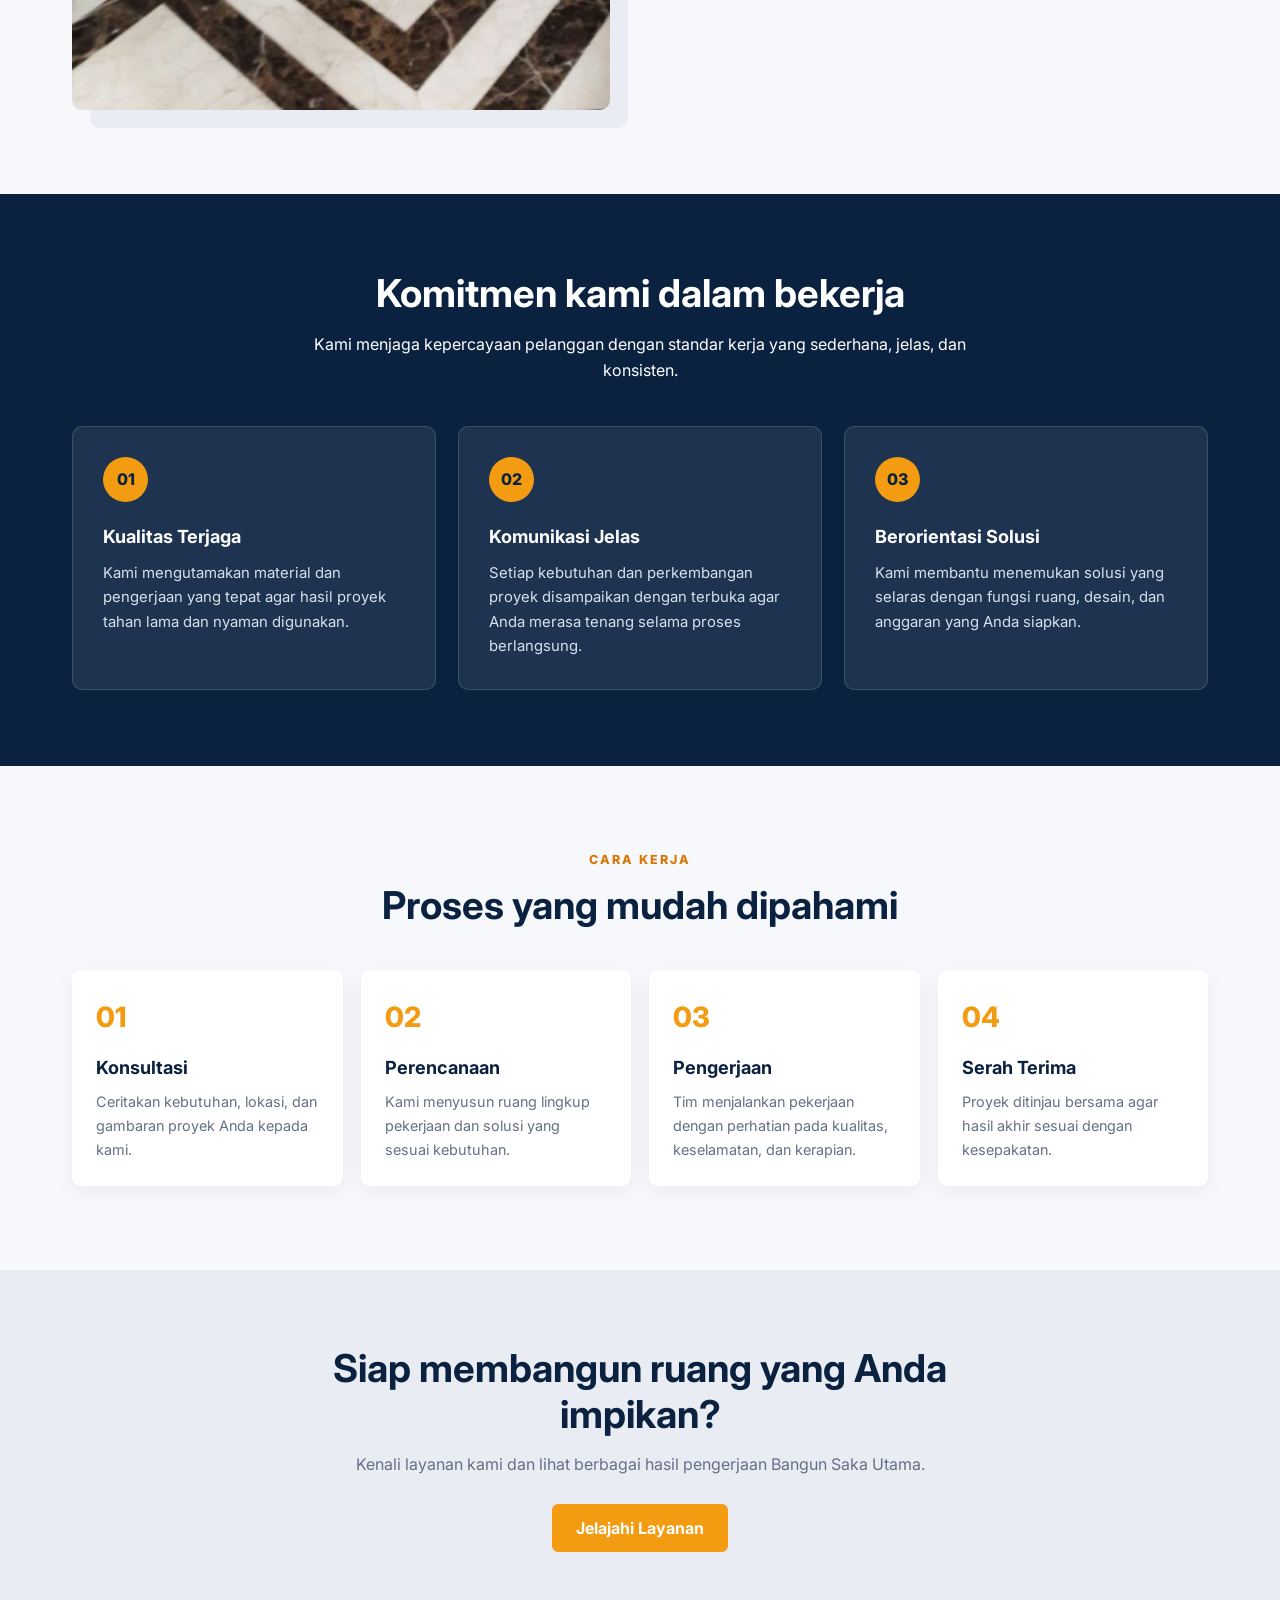
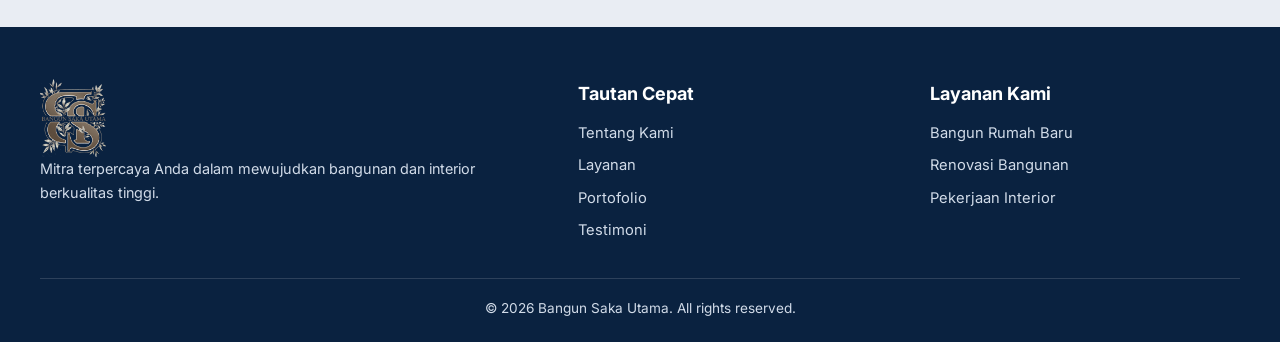
<file: tentang.html>
<!DOCTYPE html>
<html lang="id">
<head>
    <meta charset="UTF-8">
    <meta name="viewport" content="width=device-width, initial-scale=1.0">
    <meta name="description" content="Tentang Bangun Saka Utama, mitra pembangunan dan interior berkualitas.">
    <title>Tentang Kami - Bangun Saka Utama</title>
    <link rel="preconnect" href="https://fonts.googleapis.com">
    <link rel="preconnect" href="https://fonts.gstatic.com" crossorigin>
    <link href="https://fonts.googleapis.com/css2?family=Inter:wght@400;500;600;700;800&display=swap" rel="stylesheet">
    <style>
        :root { --primary: #0a2240; --primary-soft: #173b80; --accent: #f39c12; --accent-hover: #d68910; --ink: #1f2937; --muted: #667085; --surface: #f6f8fb; --white: #fff; }
        * { box-sizing: border-box; margin: 0; padding: 0; }
        html { scroll-behavior: smooth; }
        body { font-family: 'Inter', Arial, sans-serif; color: var(--ink); background: var(--surface); line-height: 1.65; }
        header { position: fixed; z-index: 10; top: 0; left: 0; width: 100%; background: rgba(255,255,255,.97); box-shadow: 0 2px 12px rgba(10,34,64,.1); }
        nav { max-width: 1200px; min-height: 94px; margin: auto; padding: 12px 32px; display: flex; justify-content: space-between; align-items: center; gap: 24px; }
        .logo img { display: block; width: auto; height: 80px; mix-blend-mode: multiply; }
        .nav-links { list-style: none; display: flex; align-items: center; gap: 25px; }
        .nav-links a { color: var(--ink); font-size: .95rem; font-weight: 600; text-decoration: none; transition: color .2s ease; }
        .nav-links a:hover, .nav-links a.active { color: var(--accent); }
        .button { display: inline-flex; justify-content: center; align-items: center; min-height: 48px; padding: 0 22px; border: 2px solid var(--accent); border-radius: 6px; background: var(--accent); color: var(--white); font-weight: 700; text-decoration: none; transition: .2s ease; }
        .button:hover { background: var(--accent-hover); border-color: var(--accent-hover); transform: translateY(-2px); }
        .button.outline { border-color: var(--white); background: transparent; }
        .button.outline:hover { background: var(--white); color: var(--primary); }
        .hero { min-height: 510px; padding: 160px 32px 74px; color: var(--white); background: linear-gradient(90deg, rgba(10,34,64,.93), rgba(10,34,64,.64)), url('image/Proyek%20Ayah/IMG-20161031-WA0021.jpg') center/cover; }
        .hero-inner { max-width: 1200px; margin: auto; }
        .eyebrow { margin-bottom: 12px; color: #ffd381; font-weight: 800; font-size: .78rem; letter-spacing: .16em; text-transform: uppercase; }
        h1 { max-width: 720px; color: var(--white); font-size: clamp(2.3rem, 5vw, 4.25rem); line-height: 1.12; }
        .hero p:not(.eyebrow) { max-width: 630px; margin: 22px 0 30px; color: #edf2f9; font-size: 1.12rem; }
        .container { max-width: 1200px; margin: auto; padding: 84px 32px; }
        h2 { color: var(--primary); font-size: clamp(1.8rem, 3vw, 2.55rem); line-height: 1.2; }
        h3 { color: var(--primary); font-size: 1.13rem; }
        .intro { display: grid; grid-template-columns: 1fr 1fr; gap: 60px; align-items: center; }
        .photo-wrap { position: relative; }
        .photo-wrap img { width: 100%; min-height: 370px; border-radius: 10px; display: block; object-fit: cover; box-shadow: 18px 18px 0 #e9edf3; }
        .intro-copy p { margin-top: 18px; color: var(--muted); }
        .mini-stats { display: grid; grid-template-columns: repeat(3, 1fr); margin-top: 32px; border-top: 1px solid #dce3ed; }
        .mini-stats div { padding: 18px 14px 0 0; }
        .mini-stats div + div { padding-left: 14px; border-left: 1px solid #dce3ed; }
        .mini-stats strong { display: block; color: var(--accent); font-size: 1.55rem; }
        .mini-stats span { font-size: .82rem; color: var(--muted); }
        .values { background: var(--primary); }
        .values .container { padding-top: 76px; padding-bottom: 76px; }
        .values h2, .values .lead { text-align: center; color: var(--white); }
        .lead { max-width: 680px; margin: 15px auto 42px; color: var(--muted); }
        .value-grid { display: grid; grid-template-columns: repeat(3, 1fr); gap: 22px; }
        .value-card { padding: 30px; background: rgba(255,255,255,.08); border: 1px solid rgba(255,255,255,.14); border-radius: 10px; }
        .value-icon { display: grid; place-items: center; width: 45px; height: 45px; margin-bottom: 20px; border-radius: 50%; background: var(--accent); color: var(--primary); font-weight: 800; }
        .value-card h3 { color: var(--white); margin-bottom: 9px; }
        .value-card p { color: #d7e1ee; font-size: .93rem; }
        .process-title { text-align: center; }
        .steps { display: grid; grid-template-columns: repeat(4, 1fr); gap: 18px; margin-top: 42px; }
        .step { padding: 24px; border-radius: 9px; background: var(--white); box-shadow: 0 5px 20px rgba(10,34,64,.06); }
        .step-number { display: block; margin-bottom: 12px; color: var(--accent); font-size: 1.75rem; font-weight: 800; }
        .step p { margin-top: 8px; color: var(--muted); font-size: .9rem; }
        .cta { padding: 75px 32px; text-align: center; background: #e9edf3; }
        .cta h2 { margin: auto; max-width: 700px; }
        .cta p { max-width: 620px; margin: 14px auto 27px; color: var(--muted); }
        footer { padding: 52px 32px 22px; color: #d1dbe8; background: var(--primary); }
        .footer-grid { max-width: 1200px; margin: auto; display: grid; grid-template-columns: 1.6fr 1fr 1fr; gap: 42px; }
        .footer-grid h3 { margin-bottom: 12px; color: var(--white); }
        .footer-grid p, .footer-grid li { font-size: .92rem; }
        .footer-grid ul { list-style: none; }
        .footer-grid li + li { margin-top: 8px; }
        .footer-grid a { color: #d1dbe8; text-decoration: none; }
        .footer-grid a:hover { color: #ffd381; }
        .footer-bottom { max-width: 1200px; margin: 36px auto 0; padding-top: 18px; border-top: 1px solid rgba(255,255,255,.14); font-size: .85rem; text-align: center; }
        footer .logo img { height: 78px; mix-blend-mode: normal; }
        @media (max-width: 800px) { nav { min-height: 78px; padding: 8px 20px; } .logo img { height: 56px; } .nav-links { gap: 13px; } .nav-links a { font-size: .82rem; } .hero { padding: 128px 24px 60px; } .container { padding: 62px 24px; } .intro { grid-template-columns: 1fr; gap: 34px; } .photo-wrap { order: 2; } .value-grid { grid-template-columns: 1fr; } .steps { grid-template-columns: repeat(2, 1fr); } .footer-grid { grid-template-columns: 1fr 1fr; } }
        @media (max-width: 520px) { .nav-links li:nth-child(3), .nav-links li:nth-child(5) { display: none; } .nav-links { gap: 15px; } .hero { min-height: 460px; } .mini-stats { grid-template-columns: 1fr; } .mini-stats div, .mini-stats div + div { padding: 13px 0; border-left: 0; border-bottom: 1px solid #dce3ed; } .steps, .footer-grid { grid-template-columns: 1fr; } .cta { padding: 60px 24px; } }
    </style>
</head>
<body>
    <header>
        <nav aria-label="Navigasi utama">
            <a class="logo" aria-label="Bangun Saka Utama - Beranda"><img src="image/Logo Bangun Saka Utama.jpg" alt="Logo Bangun Saka Utama"></a>
            <ul class="nav-links">
                <li><a href="index.html">Beranda</a></li>
                <li><a class="active" href="tentang.html">Tentang</a></li>
                <li><a href="index.html#services">Layanan</a></li>
                <li><a href="portofolio.html">Portofolio</a></li>
                <li><a href="testimoni.html">Testimoni</a></li>
            </ul>
        </nav>
    </header>
    <main>
        <section class="hero">
            <div class="hero-inner">
                <p class="eyebrow">Tentang Bangun Saka Utama</p>
                <h1>Mewujudkan bangunan yang kuat, nyaman, dan bernilai.</h1>
                <p>Kami adalah mitra pembangunan dan interior yang mengutamakan kualitas pengerjaan, komunikasi yang terbuka, serta hasil yang sesuai kebutuhan Anda.</p>
                <a class="button outline" href="portofolio.html">Lihat Portofolio</a>
            </div>
        </section>
        <section class="container intro" id="profil">
            <div class="photo-wrap"><img src="image/Proyek Ayah/IMG-20161031-WA0020.jpg" alt="Proses pengerjaan proyek Bangun Saka Utama"></div>
            <div class="intro-copy">
                <p class="eyebrow" style="color:#d97706">Siapa Kami</p>
                <h2>Partner terpercaya untuk setiap tahap pembangunan.</h2>
                <p>Bangun Saka Utama hadir untuk membantu pelanggan mewujudkan rumah, ruang usaha, gudang, dan interior impian. Kami memahami bahwa setiap proyek memiliki kebutuhan, anggaran, dan karakter yang berbeda.</p>
                <p>Karena itu, kami mendampingi proses dari perencanaan hingga penyelesaian dengan tim yang teliti dan fokus pada mutu pekerjaan.</p>
                <div class="mini-stats" aria-label="Keunggulan Bangun Saka Utama">
                    <div><strong>Teliti</strong><span>Pada setiap detail</span></div>
                    <div><strong>Terbuka</strong><span>Dalam komunikasi</span></div>
                    <div><strong>Rapi</strong><span>Dalam pengerjaan</span></div>
                </div>
            </div>
        </section>
        <section class="values">
            <div class="container">
                <h2>Komitmen kami dalam bekerja</h2>
                <p class="lead">Kami menjaga kepercayaan pelanggan dengan standar kerja yang sederhana, jelas, dan konsisten.</p>
                <div class="value-grid">
                    <article class="value-card"><div class="value-icon">01</div><h3>Kualitas Terjaga</h3><p>Kami mengutamakan material dan pengerjaan yang tepat agar hasil proyek tahan lama dan nyaman digunakan.</p></article>
                    <article class="value-card"><div class="value-icon">02</div><h3>Komunikasi Jelas</h3><p>Setiap kebutuhan dan perkembangan proyek disampaikan dengan terbuka agar Anda merasa tenang selama proses berlangsung.</p></article>
                    <article class="value-card"><div class="value-icon">03</div><h3>Berorientasi Solusi</h3><p>Kami membantu menemukan solusi yang selaras dengan fungsi ruang, desain, dan anggaran yang Anda siapkan.</p></article>
                </div>
            </div>
        </section>
        <section class="container">
            <div class="process-title"><p class="eyebrow" style="color:#d97706">Cara Kerja</p><h2>Proses yang mudah dipahami</h2></div>
            <div class="steps">
                <article class="step"><span class="step-number">01</span><h3>Konsultasi</h3><p>Ceritakan kebutuhan, lokasi, dan gambaran proyek Anda kepada kami.</p></article>
                <article class="step"><span class="step-number">02</span><h3>Perencanaan</h3><p>Kami menyusun ruang lingkup pekerjaan dan solusi yang sesuai kebutuhan.</p></article>
                <article class="step"><span class="step-number">03</span><h3>Pengerjaan</h3><p>Tim menjalankan pekerjaan dengan perhatian pada kualitas, keselamatan, dan kerapian.</p></article>
                <article class="step"><span class="step-number">04</span><h3>Serah Terima</h3><p>Proyek ditinjau bersama agar hasil akhir sesuai dengan kesepakatan.</p></article>
            </div>
        </section>
        <section class="cta">
            <h2>Siap membangun ruang yang Anda impikan?</h2>
            <p>Kenali layanan kami dan lihat berbagai hasil pengerjaan Bangun Saka Utama.</p>
            <a class="button" href="index.html#services">Jelajahi Layanan</a>
        </section>
    </main>

    <!-- Footer Lengkap -->
    <footer>
        <div class="footer-grid">
            <div class="footer-col">
                <!-- Ganti dengan Logo jika ada -->
                <a href="index.html" class="logo"><img src="image/Logo Bangun Saka Utama 1.jpg" alt="Bangun Saka Utama"></a>
                <p style="font-size: 0.9rem;">Mitra terpercaya Anda dalam mewujudkan bangunan dan interior berkualitas tinggi.</p>
            </div>
            <div class="footer-col">
                <h3>Tautan Cepat</h3>
                <ul class="footer-links">
                    <li><a href="tentang.html">Tentang Kami</a></li>
                    <li><a href="#services">Layanan</a></li>
                    <li><a href="portofolio.html">Portofolio</a></li>
                    <li><a href="testimoni.html">Testimoni</a></li>
                </ul>
            </div>
            <div class="footer-col">
                <h3>Layanan Kami</h3>
                <ul class="footer-links">
                    <li><a href="Bangun Rumah.html">Bangun Rumah Baru</a></li>
                    <li><a href="Bangun Gudang.html">Renovasi Bangunan</a></li>
                    <li><a href="Bangun Interior.html">Pekerjaan Interior</a></li>
                </ul>
            </div>
        </div>
        <div class="footer-bottom">
            <p>&copy; 2026 Bangun Saka Utama. All rights reserved.</p>
        </div>
    </footer>
</body>
</html>
</file>
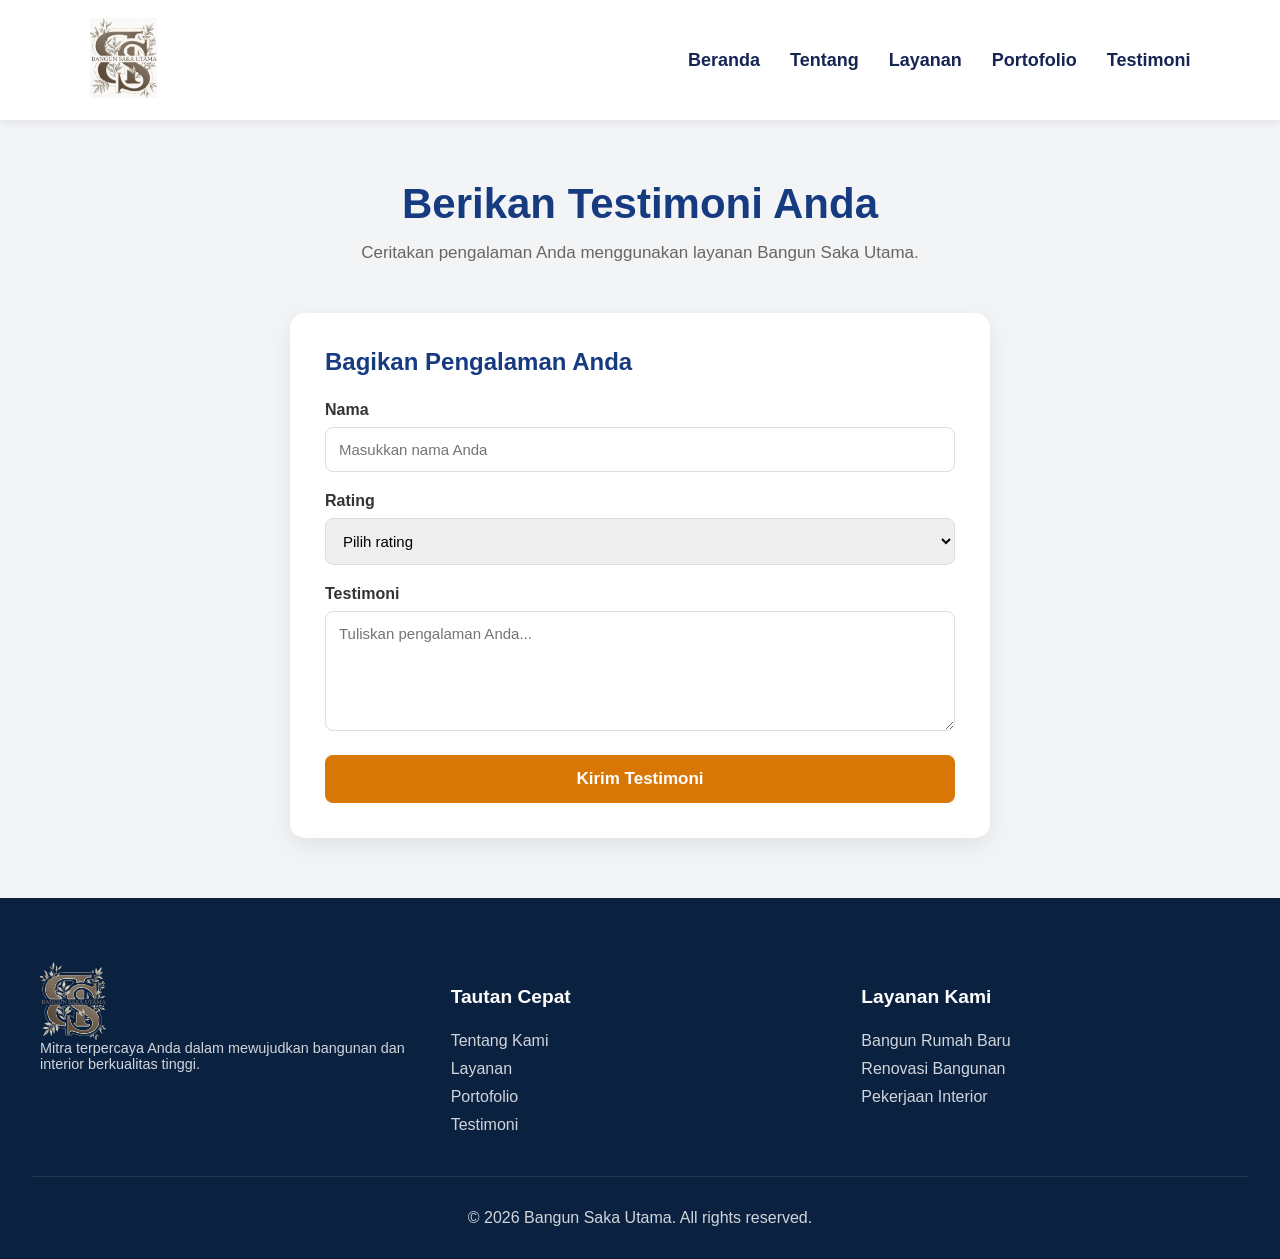
<file: testimoni.html>
<!DOCTYPE html>
<html lang="id">
<head>
    <meta charset="UTF-8">
    <meta name="viewport" content="width=device-width, initial-scale=1.0">
    <title>Testimoni - Bangun Saka Utama</title>

    <style>
        * {
            box-sizing: border-box;
            margin: 0;
            padding: 0;
            font-family: Arial, sans-serif;
        }

        body {
            background: #f3f4f6;
            color: #1f2937;
        }

        /* =========================
           HEADER
        ========================= */

        header {
            background: white;
            height: 120px;
            display: flex;
            align-items: center;
            justify-content: space-between;
            padding: 0 7%;
            box-shadow: 0 2px 10px rgba(0,0,0,0.08);
        }

        header img {
            height: 80px;
        }

        nav {
            display: flex;
            align-items: center;
            gap: 30px;
        }

        nav a {
            text-decoration: none;
            color: #172554;
            font-weight: 600;
            font-size: 18px;
        }

        nav a:hover {
            color: #d97706;
        }

        /* =========================
           JUDUL
        ========================= */

        .testimoni-header {
            text-align: center;
            padding: 60px 20px 30px;
        }

        .testimoni-header h1 {
            color: #173b80;
            font-size: 42px;
            margin-bottom: 15px;
        }

        .testimoni-header p {
            color: #666;
            font-size: 17px;
        }

        /* =========================
           FORM
        ========================= */

        .form-container {
            width: 90%;
            max-width: 700px;
            margin: 20px auto 60px;
            background: white;
            padding: 35px;
            border-radius: 15px;
            box-shadow: 0 8px 25px rgba(0,0,0,0.08);
        }

        .form-container h2 {
            color: #173b80;
            margin-bottom: 25px;
        }

        .form-group {
            margin-bottom: 20px;
        }

        .form-group label {
            display: block;
            margin-bottom: 8px;
            font-weight: bold;
            color: #333;
        }

        .form-group input,
        .form-group textarea,
        .form-group select {
            width: 100%;
            padding: 13px;
            border: 1px solid #ddd;
            border-radius: 8px;
            font-size: 15px;
            outline: none;
        }

        .form-group input:focus,
        .form-group textarea:focus,
        .form-group select:focus {
            border-color: #173b80;
        }

        .form-group textarea {
            min-height: 120px;
            resize: vertical;
        }

        .btn-kirim {
            width: 100%;
            border: none;
            padding: 14px;
            background: #d97706;
            color: white;
            font-size: 17px;
            font-weight: bold;
            border-radius: 8px;
            cursor: pointer;
        }

        .btn-kirim:hover {
            background: #b45309;
        }

        /* Footer disamakan dengan halaman beranda. */
        footer {
            background: #0a2240;
            color: #d1d5db;
            padding: 4rem 2rem 2rem;
        }

        .footer-grid {
            max-width: 1200px;
            margin: 0 auto 2rem;
            display: grid;
            grid-template-columns: repeat(auto-fit, minmax(200px, 1fr));
            gap: 2rem;
        }

        .footer-logo img { height: 78px; width: auto; display: block; mix-blend-mode: normal; }
        .footer-col h3 { color: #ffffff; margin: 1.5rem 0; font-size: 1.2rem; }
        .footer-links { list-style: none; }
        .footer-links li { margin-bottom: 10px; }
        .footer-links a { color: #d1d5db; text-decoration: none; }
        .footer-links a:hover { color: #f39c12; }
        .footer-bottom { text-align: center; padding-top: 2rem; border-top: 1px solid rgba(255,255,255,0.1); }

        /* =========================
           RESPONSIVE
        ========================= */

        @media (max-width: 850px) {
            .preview-grid {
                grid-template-columns: repeat(2, 1fr);
            }
        }

        @media (max-width: 600px) {

            header {
                height: auto;
                padding: 15px;
                flex-direction: column;
                gap: 15px;
            }

            nav {
                gap: 15px;
                flex-wrap: wrap;
                justify-content: center;
            }

            nav a {
                font-size: 14px;
            }

            .testimoni-header h1 {
                font-size: 30px;
            }

            .preview-grid {
                grid-template-columns: 1fr;
            }

            .form-container {
                padding: 25px;
            }
        }
    </style>
</head>

<body>

    <!-- HEADER -->
    <header>
        <a class="logo">
            <img src="image/Logo Bangun Saka Utama.jpg"
                 alt="Bangun Saka Utama">
        </a>

        <nav>
            <a href="index.html">Beranda</a>
            <a href="tentang.html">Tentang</a>
            <a href="index.html#services">Layanan</a>
            <a href="portofolio.html">Portofolio</a>
            <a href="testimoni.html">Testimoni</a>
        </nav>
    </header>

    <!-- JUDUL -->
    <section class="testimoni-header">
        <h1>Berikan Testimoni Anda</h1>

        <p>
            Ceritakan pengalaman Anda menggunakan layanan
            Bangun Saka Utama.
        </p>
    </section>

    <!-- FORM -->
    <div class="form-container">
        <h2>Bagikan Pengalaman Anda</h2>

        <form id="formTestimoni">
            <div class="form-group">
                <label for="nama">
                    Nama
                </label>

                <input
                    type="text"
                    id="nama"
                    placeholder="Masukkan nama Anda"
                    required>
            </div>

            <div class="form-group">
                <label for="rating">
                    Rating
                </label>

                <select id="rating" required>

                    <option value="">
                        Pilih rating
                    </option>

                    <option value="5">
                        ⭐⭐⭐⭐⭐ Sangat Puas
                    </option>

                    <option value="4">
                        ⭐⭐⭐⭐ Puas
                    </option>

                    <option value="3">
                        ⭐⭐⭐ Cukup
                    </option>

                    <option value="2">
                        ⭐⭐ Kurang
                    </option>

                    <option value="1">
                        ⭐ Tidak Puas
                    </option>
                </select>
            </div>

            <div class="form-group">
                <label for="pesan">
                    Testimoni
                </label>

                <textarea
                    id="pesan"
                    placeholder="Tuliskan pengalaman Anda..."
                    required></textarea>
            </div>

            <button
                type="submit"
                class="btn-kirim">
                Kirim Testimoni
            </button>
        </form>
    </div>

    <footer>
        <div class="footer-grid">
            <div class="footer-col">
                <a href="index.html" class="footer-logo"><img src="image/Logo Bangun Saka Utama 1.jpg" alt="Bangun Saka Utama"></a>
                <p style="font-size: 0.9rem;">Mitra terpercaya Anda dalam mewujudkan bangunan dan interior berkualitas tinggi.</p>
            </div>
            <div class="footer-col">
                <h3>Tautan Cepat</h3>
                <ul class="footer-links">
                    <li><a href="tentang.html">Tentang Kami</a></li>
                    <li><a href="index.html#services">Layanan</a></li>
                    <li><a href="portofolio.html">Portofolio</a></li>
                    <li><a href="testimoni.html">Testimoni</a></li>
                </ul>
            </div>
            <div class="footer-col">
                <h3>Layanan Kami</h3>
                <ul class="footer-links">
                    <li><a href="Bangun Rumah.html">Bangun Rumah Baru</a></li>
                    <li><a href="Bangun Gudang.html">Renovasi Bangunan</a></li>
                    <li><a href="Bangun Interior.html">Pekerjaan Interior</a></li>
                </ul>
            </div>
        </div>
        <div class="footer-bottom"><p>&copy; 2026 Bangun Saka Utama. All rights reserved.</p></div>
    </footer>

    <script>
        const form =
            document.getElementById("formTestimoni");

        const daftarTestimoni =
            document.getElementById("daftarTestimoni");

        /* =========================
           AMBIL DATA
        ========================= */

        function getTestimoni() {

            return JSON.parse(
                localStorage.getItem("testimoniBSU")
            ) || [];
        }

        /* =========================
           KIRIM TESTIMONI
        ========================= */

        form.addEventListener(
            "submit",
            function(event) {
                event.preventDefault();

                const nama =
                    document.getElementById("nama")
                    .value.trim();

                const rating =
                    document.getElementById("rating")
                    .value;

                const pesan =
                    document.getElementById("pesan")
                    .value.trim();

                if (
                    nama === "" ||
                    rating === "" ||
                    pesan === ""
                ) {
                    alert(
                        "Silakan lengkapi semua data."
                    );
                    return;
                }

                const data =
                    getTestimoni();

                data.push({
                    nama: nama,
                    rating: Number(rating),
                    pesan: pesan
                });

                localStorage.setItem(
                    "testimoniBSU",
                    JSON.stringify(data)
                );

                alert(
                    "Terima kasih! Testimoni Anda berhasil dikirim."
                );

                form.reset();
                tampilkanTestimoni();

            }
        );

        /* Jalankan saat halaman dibuka */
        tampilkanTestimoni();

    </script>
    
</body>
</html>
</file>
